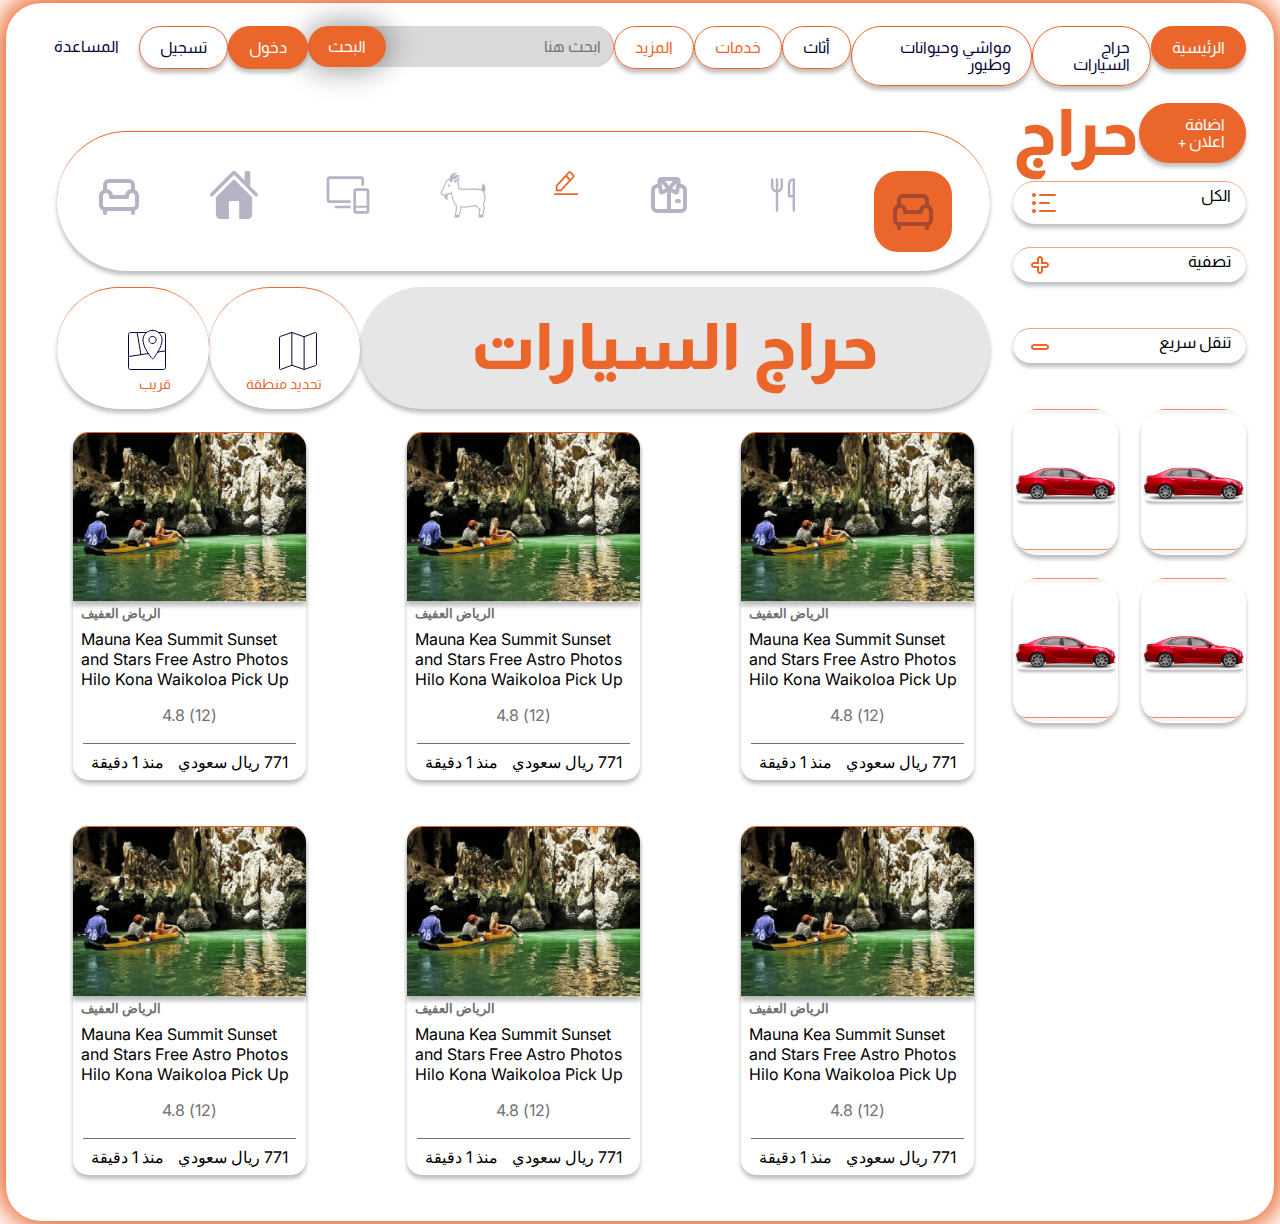
<file: index.html>
<!DOCTYPE html>
<html lang="ar" dir="rtl">
<head>
    <meta charset="UTF-8">
    <meta name="viewport" content="width=device-width, initial-scale=1.0">
    <title>حراج::الصفحة الرئيسية</title>

    <!-- CSS -->
    <link rel="stylesheet" href="css/style.css">

    <!-- Font Awesome -->
    <link rel="stylesheet" href="https://cdnjs.cloudflare.com/ajax/libs/font-awesome/5.15.1/css/all.min.css">

    <!-- Google Fonts -->
    <link
      rel="stylesheet"
      href="https://fonts.googleapis.com/css2?family=Almarai:wght@400;700&display=swap"
    />
    <link
      rel="stylesheet"
      href="https://fonts.googleapis.com/css2?family=Inter:wght@400;500&display=swap"
    />
</head>
<body>
    <div class="main-frame">

    <nav>
        
        <div class="menu">
            <ul>
                <li><a href="#">
                    <div class="main-page menu-wrapper">
                       <span>الرئيسية</span>   
                    </div>
                </a></li>

                <li><a href="#">
                    <div class="car-haraj menu-wrapper">
                        <span>حراج السيارات</span>
                    </div>
                </a></li>

                <li><a href="#">
                    <div class="car-haraj menu-wrapper">
                        <span>مواشي وحيوانات وطيور</span>
                    </div>
                </a></li>

                <li><a href="#">
                    <div class="furntatire menu-wrapper">
                        <span>أثاث</span>
                    </div>
                </a></li>

                <li><a href="#">
                    <div class="services menu-wrapper">
                        <span>خدمات</span>
                    </div>
                </a></li>

                <li><a href="#">
                    <div class="more menu-wrapper">
                        <span>المزيد</span>
                    </div>
                </a></li>

                
                <!-- search -->
                <li>
                    <div class="search-wrapper">
                        <input type="text" placeholder="ابحث هنا">
                       <button>
                            <a href="#">البحث</a>
                       </button>
                    </div>
                </li>
                <!-- user -->
                <li>
                    <div class="user menu-wrapper login-btn">
                       
                        <a href="#">دخول</a>
                    </div>
                </li>

                <!-- Register -->
                <li>
                    <div class="register menu-wrapper">
                        <a href="#">تسجيل</a>
                    </div>

                </li>

                <!-- help -->
                <li>
                    <div class="help help-wrapper">
                        <a href="#">المساعدة</a>
                        </div>
                </li>
        </ul>
        </div>
    </nav>

    <!-- main-content -->
    <div class="content-wrapper">
        <!-- right-menu -->
    <div class="right-menu">
        <div class="right-menu-logo-wrapper">
            <div class="add-advertisement menu-wrapper main-page">
                <div class="add-advertisement-wrapper ">
                    <a href="#">
                    <span class="span">اضافة اعلان </span>
                    <span class="span1">+</span>
                </a>
                </div>
            </div>
            
            <div class="main-text-logo">
                <div class="main-text-logo-wrapper">
                    <span class="span">حراج</span>
                </div>
                </div>
        </div>


        <div class="right-menu-content">
            <div class="rectangle-group">
                <div class="link-all">الكل</div>
                <img class="quilllist-icon" alt="" src="./images/quilllist.svg" />      
              </div>

              <div class="rectangle-group">
                <div class="link-filter">تصفية</div>
                <img class="typcnplus-outline-icon" alt="" src="./images/typcnplusoutline.svg"/>
              </div>

              <div class="rectangle-group-scroll">
                <div class="title-row">
                    <div class="link-scroll">تنقل سريع</div>
                    <img class="typcnplus-outline-icon" alt="" src="./images/typcnminusoutline.svg"/>

                </div>
              
            
                <div class="speed-scroll-images">
                    <img
                     class="image-car"
                      loading="lazy"
                      alt=""
                      src="./images/rectangle-572@2x.png"
                    />
    
                    <img
                    class="image-car"
                      loading="lazy"
                      alt=""
                      src="./images/rectangle-572@2x.png"
                    />

                    <img
                    class="image-car"
                      loading="lazy"
                      alt=""
                      src="./images/rectangle-572@2x.png"
                    />

                    <img
                    class="image-car"
                      loading="lazy"
                      alt=""
                      src="./images/rectangle-572@2x.png"
                    />
                    
                  </div>
              </div>
    </div>
    </div>

        <!-- left-content -->

    <div class="left-content">
        
        <div class="rectangle-parent">
            <div class="zero-row">
            <div class="fluentcouch-12-regular-wrapper">
              <img
                class="fluentcouch-12-regular-icon"
                loading="lazy"
                alt=""
                src="./images/fluentcouch12regular.svg"
              />
            </div>
            <div class="fluentfood-20-regular-wrapper">
              <img
                class="fluentfood-20-regular-icon"
                loading="lazy"
                alt=""
                src="./images/fluentfood20regular.svg"
              />
            </div>
            <div class="mingcuteshirt-line-wrapper">
              <img
                class="mingcuteshirt-line-icon"
                loading="lazy"
                alt=""
                src="./images/mingcuteshirtline.svg"
              />
            </div>
            <div class="vector-wrapper">
              <img
                class="vector-icon"
                loading="lazy"
                alt=""
                src="./images/vector.svg"
              />
            </div>
            <div class="emojione-monotonegoat-wrapper">
              <img
                class="emojione-monotonegoat-icon"
                loading="lazy"
                alt=""
                src="./images/emojionemonotonegoat.svg"
              />
            </div>
            <div class="claritydevices-line-wrapper">
              <img
                class="claritydevices-line-icon"
                loading="lazy"
                alt=""
                src="./images/claritydevicesline.svg"
              />
            </div>
            <div class="vector-container">
              <img class="vector-icon1" alt="" src="./images/vector-1.svg" />
            </div>

            <div class="fluentcouch-sofa-regular-wrapper">
                <img
                  class="fluentcouch-12-regular-icon"
                  loading="lazy"
                  alt=""
                  src="./images/fluentcouch12regular.svg"
                />
              </div>
            
          </div>
        </div>


        
        <div class="first-row">
            <div class="first-row-wrapper">
                <div class="first-row-wrapper-text">
                    <span>حراج السيارات</span>
                </div>
                <div class="rectangle-parent">
                         <img
                          class="arcticonsopenmaps"
                          alt=""
                          src="./images/map.svg"
                        />
  
                    <div class="link-sign3">تحديد منطقة</div>
                  </div>

                  <div class="rectangle-parent">
                    <img
                     class="arcticonsopenmaps"
                     alt=""
                     src="./images/near.svg"
                   />

               <div class="link-sign3">قريب</div>
             </div>
             
            </div>
        </div>

        <div class="second-row">
            <div class="three-columns-cards">
       
                <!-- Card 1 -->
                  <div class="card-wrapper">
                    <div class="card-image">
                        <img src="./images/image-3@2x.png" alt="">

                    </div>

                    <div class="card-content">
                        <div class="card-content-wrapper">
                            <div class="card-content-location">
                                <h5>الرياض العفيف</h5>
                            </div>

                            <div class="card-content-text">
                                <p> Mauna Kea Summit Sunset and Stars Free Astro Photos Hilo Kona Waikoloa Pick Up
                                </p>
                            </div>

                            <div class="card-content-rating">
                                <span class="rate-text">
                                    (12)
                                </span>
                                <span class="rate">
                                    4.8
                                </span>
                                
                            </div>

                            <div class="card-content-price-time">
                                <span class="price">
                                    771 ريال سعودي
                                </span>
                                <span class="time">
                                    منذ 1 دقيقة
                                </span>
                            </div>
                        </div>
                        </div>


        </div>

          <!-- Card 2 -->
          <div class="card-wrapper">
            <div class="card-image">
                <img src="./images/image-3@2x.png" alt="">

            </div>

            <div class="card-content">
                <div class="card-content-wrapper">
                    <div class="card-content-location">
                        <h5>الرياض العفيف</h5>
                    </div>

                    <div class="card-content-text">
                        <p> Mauna Kea Summit Sunset and Stars Free Astro Photos Hilo Kona Waikoloa Pick Up
                        </p>
                    </div>

                    <div class="card-content-rating">
                        <span class="rate-text">
                            (12)
                        </span>
                        <span class="rate">
                            4.8
                        </span>
                        
                    </div>

                    <div class="card-content-price-time">
                        <span class="price">
                            771 ريال سعودي
                        </span>
                        <span class="time">
                            منذ 1 دقيقة
                        </span>
                    </div>
                </div>
                </div>


        </div>

  <!-- Card 3 -->
  <div class="card-wrapper">
    <div class="card-image">
        <img src="./images/image-3@2x.png" alt="">

    </div>

    <div class="card-content">
        <div class="card-content-wrapper">
            <div class="card-content-location">
                <h5>الرياض العفيف</h5>
            </div>

            <div class="card-content-text">
                <p> Mauna Kea Summit Sunset and Stars Free Astro Photos Hilo Kona Waikoloa Pick Up
                </p>
            </div>

            <div class="card-content-rating">
                <span class="rate-text">
                    (12)
                </span>
                <span class="rate">
                    4.8
                </span>
                
            </div>

            <div class="card-content-price-time">
                <span class="price">
                    771 ريال سعودي
                </span>
                <span class="time">
                    منذ 1 دقيقة
                </span>
            </div>
        </div>
        </div>


</div>

  <!-- Card 4 -->
  <div class="card-wrapper">
    <div class="card-image">
        <img src="./images/image-3@2x.png" alt="">

    </div>

    <div class="card-content">
        <div class="card-content-wrapper">
            <div class="card-content-location">
                <h5>الرياض العفيف</h5>
            </div>

            <div class="card-content-text">
                <p> Mauna Kea Summit Sunset and Stars Free Astro Photos Hilo Kona Waikoloa Pick Up
                </p>
            </div>

            <div class="card-content-rating">
                <span class="rate-text">
                    (12)
                </span>
                <span class="rate">
                    4.8
                </span>
                
            </div>

            <div class="card-content-price-time">
                <span class="price">
                    771 ريال سعودي
                </span>
                <span class="time">
                    منذ 1 دقيقة
                </span>
            </div>
        </div>
        </div>


</div>

  <!-- Card 5 -->
  <div class="card-wrapper">
    <div class="card-image">
        <img src="./images/image-3@2x.png" alt="">

    </div>

    <div class="card-content">
        <div class="card-content-wrapper">
            <div class="card-content-location">
                <h5>الرياض العفيف</h5>
            </div>

            <div class="card-content-text">
                <p> Mauna Kea Summit Sunset and Stars Free Astro Photos Hilo Kona Waikoloa Pick Up
                </p>
            </div>

            <div class="card-content-rating">
                <span class="rate-text">
                    (12)
                </span>
                <span class="rate">
                    4.8
                </span>
                
            </div>

            <div class="card-content-price-time">
                <span class="price">
                    771 ريال سعودي
                </span>
                <span class="time">
                    منذ 1 دقيقة
                </span>
            </div>
        </div>
        </div>


</div>

  <!-- Card 6-->
  <div class="card-wrapper">
    <div class="card-image">
        <img src="./images/image-3@2x.png" alt="">

    </div>

    <div class="card-content">
        <div class="card-content-wrapper">
            <div class="card-content-location">
                <h5>الرياض العفيف</h5>
            </div>

            <div class="card-content-text">
                <p> Mauna Kea Summit Sunset and Stars Free Astro Photos Hilo Kona Waikoloa Pick Up
                </p>
            </div>

            <div class="card-content-rating">
                <span class="rate-text">
                    (12)
                </span>
                <span class="rate">
                    4.8
                </span>
                
            </div>

            <div class="card-content-price-time">
                <span class="price">
                    771 ريال سعودي
                </span>
                <span class="time">
                    منذ 1 دقيقة
                </span>
            </div>
        </div>
        </div>


</div>
    </div>


    </div>
</div>
</body>
</html>
</file>
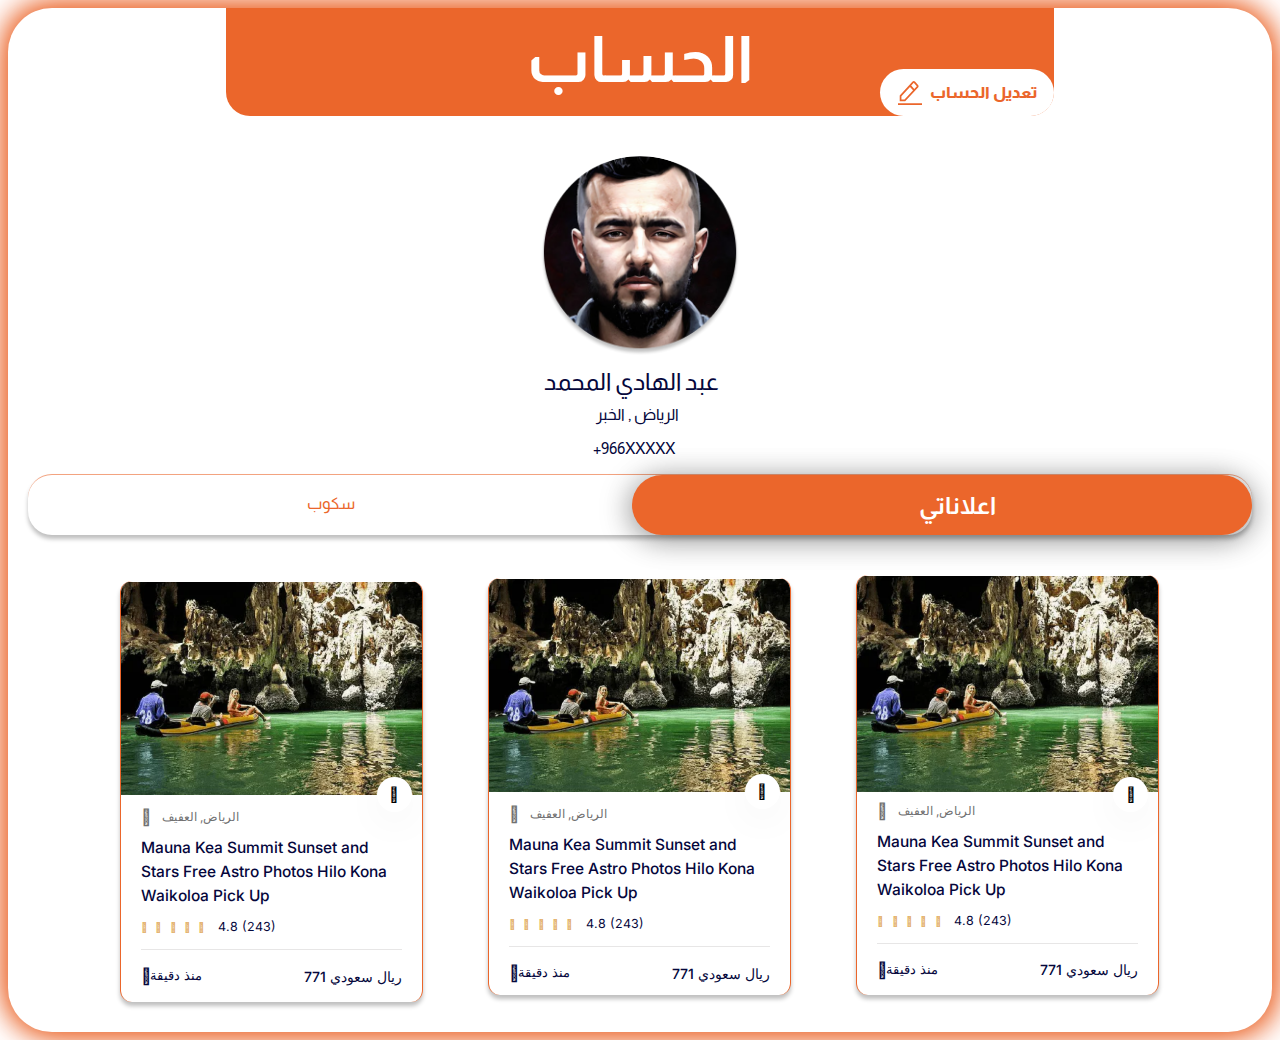
<file: add.html>
<!DOCTYPE html>
<html>
  <head>
    <meta charset="utf-8" />
    <meta name="viewport" content="initial-scale=1, width=device-width" />

    <link rel="stylesheet" href="./css/component.css" />
    <link
      rel="stylesheet"
      href="https://fonts.googleapis.com/css2?family=Almarai:wght@400;700;800&display=swap"
    />
    <link
      rel="stylesheet"
      href="https://fonts.googleapis.com/css2?family=Inter:wght@400;500&display=swap"
    />
  </head>
  <body>
    <div class="div30">
      <section class="frame-section">
        <div class="parent">
          <h1 class="h1">الحساب</h1>
          <div class="frame-wrapper">
            <button class="vector-parent">
              <img
                class="frame-child"
                alt=""
                src="./images/rectangle-597.svg"
              />

              <div class="vector-wrapper">
                <img class="vector-icon2" alt="" src="./images/vector.svg" />
              </div>
              <div class="div31">تعديل الحساب</div>
            </button>
          </div>
        </div>
      </section>
      <section class="frame-parent">
        <div class="ellipse-wrapper">
          <img
            class="frame-item"
            loading="lazy"
            alt=""
            src="./images/ellipse-4@2x.png"
          />
        </div>
        <div class="wrapper">
          <h1 class="h11">عبد الهادي المحمد</h1>
        </div>
        <div class="container">
          <h2 class="h2">الرياض , الخبر</h2>
        </div>
        <div class="xxxxx-wrapper">
          <div class="xxxxx">+966XXXXX</div>
        </div>
        <div class="rectangle-parent">
          <div class="frame-inner"></div>
          <div class="frame">
            <h2 class="h21">سكوب</h2>
          </div>
          <button class="divdesktopnav-item8">
            <b class="link-contact4">اعلاناتي</b>
          </button>
        </div>
      </section>
      <section class="inner1">
        <div class="frame-group">
          <div class="frame-container">
            <div class="frame-div">
              <div class="group">
                <h1 class="h12">نشر الاعلان</h1>
                <div class="link9">
                  <div class="image-parent">
                    <img
                      class="image-icon6"
                      loading="lazy"
                      alt=""
                      src="./images/image@2x.png"
                    />

                    <div class="button5">
                      <div class="symbol49"></div>
                    </div>
                  </div>
                  <div class="link-inner">
                    <div class="frame-parent1">
                      <div class="frame-parent2">
                        <div class="symbol-wrapper">
                          <h2 class="symbol50"></h2>
                        </div>
                        <div class="div32">الرياض, العفيف</div>
                      </div>
                      <div class="heading-3-mauna-kea-summit-s-parent">
                        <div class="heading-3-container12">
                          <p class="mauna-kea-summit6">
                            Mauna Kea Summit Sunset and
                          </p>
                          <p class="stars-free-astro6">
                            Stars Free Astro Photos Hilo Kona
                          </p>
                          <p class="waikoloa-pick-up6">Waikoloa Pick Up</p>
                        </div>
                        <div class="frame-parent3">
                          <div class="frame-wrapper1">
                            <div class="symbol-parent">
                              <div class="symbol51"></div>
                              <div class="symbol52"></div>
                              <div class="symbol53"></div>
                              <div class="symbol54"></div>
                              <div class="symbol55"></div>
                            </div>
                          </div>
                          <div class="div33">4.8 (243)</div>
                        </div>
                        <div class="divd-flex10">
                          <div class="divd-flex-inner">
                            <div class="symbol-group">
                              <h2 class="symbol56"></h2>
                              <div class="div34">منذ دقيقة</div>
                            </div>
                          </div>
                          <div class="div35">771 ريال سعودي</div>
                        </div>
                      </div>
                    </div>
                  </div>
                </div>
              </div>
              <div class="link-wrapper">
                <div class="link10">
                  <div class="image-group">
                    <img
                      class="image-icon7"
                      alt=""
                      src="./images/image@2x.png"
                    />

                    <div class="button6">
                      <h3 class="symbol57"></h3>
                    </div>
                  </div>
                  <div class="link-child">
                    <div class="frame-parent4">
                      <div class="frame-parent5">
                        <div class="frame-parent6">
                          <div class="symbol-container">
                            <h2 class="symbol58"></h2>
                          </div>
                          <div class="div36">الرياض, العفيف</div>
                        </div>
                        <div class="heading-3-mauna-kea-summit-s-group">
                          <div class="heading-3-container13">
                            <span>
                              <p class="mauna-kea-summit7">
                                Mauna Kea Summit Sunset and
                              </p>
                              <p class="stars-free-astro7">
                                Stars Free Astro Photos Hilo Kona
                              </p>
                              <p class="waikoloa-pick-up7">Waikoloa Pick Up</p>
                            </span>
                          </div>
                          <div class="frame-parent7">
                            <div class="frame-wrapper2">
                              <div class="symbol-parent1">
                                <div class="symbol59"></div>
                                <div class="symbol60"></div>
                                <div class="symbol61"></div>
                                <div class="symbol62"></div>
                                <div class="symbol63"></div>
                              </div>
                            </div>
                            <div class="div37">4.8 (243)</div>
                          </div>
                        </div>
                      </div>
                      <div class="divd-flex11">
                        <div class="divd-flex-child">
                          <div class="symbol-parent2">
                            <h2 class="symbol64"></h2>
                            <div class="div38">منذ دقيقة</div>
                          </div>
                        </div>
                        <div class="div39">771 ريال سعودي</div>
                      </div>
                    </div>
                  </div>
                </div>
              </div>
            </div>
          </div>
          <div class="frame-wrapper3">
            <div class="link-parent">
              <div class="link11">
                <div class="image-container">
                  <img
                    class="image-icon8"
                    loading="lazy"
                    alt=""
                    src="./images/image@2x.png"
                  />

                  <div class="button7">
                    <h3 class="symbol65"></h3>
                  </div>
                </div>
                <div class="link-inner1">
                  <div class="frame-parent8">
                    <div class="frame-parent9">
                      <div class="symbol-frame">
                        <h2 class="symbol66"></h2>
                      </div>
                      <div class="div40">الرياض, العفيف</div>
                    </div>
                    <div class="heading-3-mauna-kea-summit-s-container">
                      <div class="heading-3-container14">
                        <p class="mauna-kea-summit8">
                          Mauna Kea Summit Sunset and
                        </p>
                        <p class="stars-free-astro8">
                          Stars Free Astro Photos Hilo Kona
                        </p>
                        <p class="waikoloa-pick-up8">Waikoloa Pick Up</p>
                      </div>
                      <div class="frame-parent10">
                        <div class="frame-parent11">
                          <div class="frame-wrapper4">
                            <div class="symbol-parent3">
                              <div class="symbol67"></div>
                              <div class="symbol68"></div>
                              <div class="symbol69"></div>
                              <div class="symbol70"></div>
                              <div class="symbol71"></div>
                            </div>
                          </div>
                          <div class="div41">4.8 (243)</div>
                        </div>
                        <div class="divd-flex12">
                          <div class="divd-flex-inner1">
                            <div class="symbol-parent4">
                              <h2 class="symbol72"></h2>
                              <div class="div42">منذ دقيقة</div>
                            </div>
                          </div>
                          <div class="div43">771 ريال سعودي</div>
                        </div>
                      </div>
                    </div>
                  </div>
                </div>
              </div>
              <div class="link-container">
                <div class="link12">
                  <div class="image-parent1">
                    <img
                      class="image-icon9"
                      alt=""
                      src="./images/image@2x.png"
                    />

                    <div class="button8">
                      <h3 class="symbol73"></h3>
                    </div>
                  </div>
                  <div class="link-inner2">
                    <div class="frame-parent12">
                      <div class="frame-parent13">
                        <div class="symbol-wrapper1">
                          <h2 class="symbol74"></h2>
                        </div>
                        <div class="div44">الرياض, العفيف</div>
                      </div>
                      <div class="heading-3-mauna-kea-summit-s-wrapper">
                        <div class="heading-3-container15">
                          <span>
                            <p class="mauna-kea-summit9">
                              Mauna Kea Summit Sunset and
                            </p>
                            <p class="stars-free-astro9">
                              Stars Free Astro Photos Hilo Kona
                            </p>
                            <p class="waikoloa-pick-up9">Waikoloa Pick Up</p>
                          </span>
                        </div>
                      </div>
                      <div class="frame-parent14">
                        <div class="frame-wrapper5">
                          <div class="symbol-parent5">
                            <div class="symbol75"></div>
                            <div class="symbol76"></div>
                            <div class="symbol77"></div>
                            <div class="symbol78"></div>
                            <div class="symbol79"></div>
                          </div>
                        </div>
                        <div class="div45">4.8 (243)</div>
                      </div>
                      <div class="divd-flex13">
                        <div class="divd-flex-inner2">
                          <div class="symbol-parent6">
                            <h2 class="symbol80"></h2>
                            <div class="div46">منذ دقيقة</div>
                          </div>
                        </div>
                        <div class="div47">771 ريال سعودي</div>
                      </div>
                    </div>
                  </div>
                </div>
              </div>
            </div>
          </div>
          <div class="link-group">
            <div class="link13">
              <div class="image-parent2">
                <img
                  class="image-icon10"
                  loading="lazy"
                  alt=""
                  src="./images/image-3@2x.png"
                />

                <div class="button9">
                  <div class="symbol81"></div>
                </div>
              </div>
              <div class="link-inner3">
                <div class="frame-parent15">
                  <div class="symbol-wrapper2">
                    <div class="symbol82"></div>
                  </div>
                  <div class="div48">الرياض, العفيف</div>
                </div>
              </div>
              <div class="link-inner4">
                <div class="heading-3-mauna-kea-summit-s-parent1">
                  <div class="heading-3-container16">
                    <p class="mauna-kea-summit10">
                      Mauna Kea Summit Sunset and
                    </p>
                    <p class="stars-free-astro10">
                      Stars Free Astro Photos Hilo Kona
                    </p>
                    <p class="waikoloa-pick-up10">Waikoloa Pick Up</p>
                  </div>
                  <div class="frame-parent16">
                    <div class="frame-parent17">
                      <div class="frame-wrapper6">
                        <div class="symbol-parent7">
                          <div class="symbol83"></div>
                          <div class="symbol84"></div>
                          <div class="symbol85"></div>
                          <div class="symbol86"></div>
                          <div class="symbol87"></div>
                        </div>
                      </div>
                      <div class="div49">4.8 (243)</div>
                    </div>
                    <div class="divd-flex14">
                      <div class="divd-flex-inner3">
                        <div class="symbol-parent8">
                          <div class="symbol88"></div>
                          <div class="div50">منذ دقيقة</div>
                        </div>
                      </div>
                      <div class="div51">771 ريال سعودي</div>
                    </div>
                  </div>
                </div>
              </div>
            </div>
            <div class="link14">
              <div class="image-parent3">
                <img class="image-icon11" alt="" src="./images/image@2x.png" />

                <div class="button10">
                  <h3 class="symbol89"></h3>
                </div>
              </div>
              <div class="link-inner5">
                <div class="frame-parent18">
                  <div class="frame-parent19">
                    <div class="symbol-wrapper3">
                      <h2 class="symbol90"></h2>
                    </div>
                    <div class="div52">الرياض, العفيف</div>
                  </div>
                  <div class="heading-3-mauna-kea-summit-s-frame">
                    <div class="heading-3-container17">
                      <span>
                        <p class="mauna-kea-summit11">
                          Mauna Kea Summit Sunset and
                        </p>
                        <p class="stars-free-astro11">
                          Stars Free Astro Photos Hilo Kona
                        </p>
                        <p class="waikoloa-pick-up11">Waikoloa Pick Up</p>
                      </span>
                    </div>
                  </div>
                  <div class="frame-parent20">
                    <div class="frame-wrapper7">
                      <div class="symbol-parent9">
                        <div class="symbol91"></div>
                        <div class="symbol92"></div>
                        <div class="symbol93"></div>
                        <div class="symbol94"></div>
                        <div class="symbol95"></div>
                      </div>
                    </div>
                    <div class="div53">4.8 (243)</div>
                  </div>
                  <div class="divd-flex15">
                    <div class="divd-flex-inner4">
                      <div class="symbol-parent10">
                        <h2 class="symbol96"></h2>
                        <div class="div54">منذ دقيقة</div>
                      </div>
                    </div>
                    <div class="div55">771 ريال سعودي</div>
                  </div>
                </div>
              </div>
            </div>
          </div>
        </div>
      </section>
    </div>
  </body>
</html>
</file>
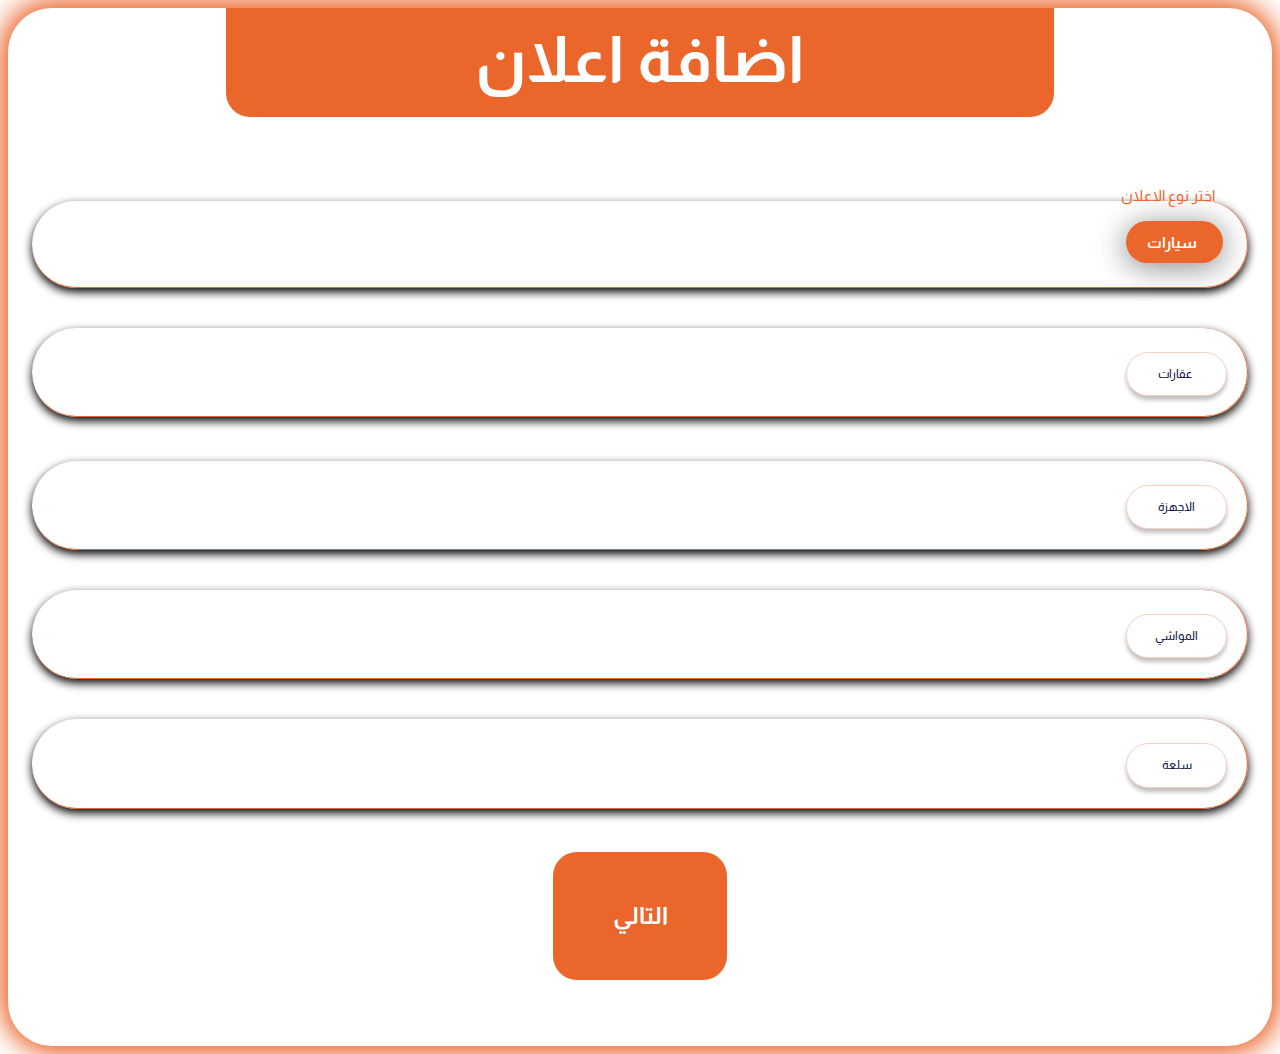
<file: addadv.html>
<!DOCTYPE html>
<html>
  <head>
    <meta charset="utf-8" />
    <meta name="viewport" content="initial-scale=1, width=device-width" />

    <link rel="stylesheet" href="./css/component1.css" />
    <link
      rel="stylesheet"
      href="https://fonts.googleapis.com/css2?family=Almarai:wght@400;700;800&display=swap"
    />
    <link
      rel="stylesheet"
      href="https://fonts.googleapis.com/css2?family=Inter:wght@400;500&display=swap"
    />
  </head>
  <body>
    <div class="div56">
      <div class="background-wrapper">
        <button class="background">
          <b class="b1">اضافة اعلان</b>
        </button>
      </div>
      <main class="frame-main">
        <section class="rectangle-group">
          <div class="frame-child1"></div>
          <div class="divheader-logo1">
            <button class="divdesktopnav-item9">
              <b class="link-contact5">سيارات</b>
            </button>
          </div>
          <div class="div57">اختر نوع الاعلان</div>
        </section>
        <section class="frame-section">
          <div class="rectangle-container">
            <div class="frame-child2"></div>
            <div class="divdesktopnav-item10">
              <div class="link-pages1">عقارات</div>
            </div>
          </div>
        </section>
        <section class="rectangle-parent1">
          <div class="frame-child3"></div>
          <button class="divdesktopnav-item11">
            <div class="link-pages2">الاجهزة</div>
          </button>
        </section>
        <section class="rectangle-parent2">
          <div class="frame-child4"></div>
          <button class="divdesktopnav-item12">
            <div class="link-pages3">المواشي</div>
          </button>
        </section>
        <section class="frame-wrapper8">
          <div class="rectangle-parent3">
            <div class="frame-child5"></div>
            <button class="divdesktopnav-item13">
              <div class="link-pages4">سلعة</div>
            </button>
          </div>
        </section>
        <div class="frame-wrapper9">
          <div class="rectangle-parent4">
            <div class="frame-child6"></div>
            <b class="b2">التالي</b>
          </div>
        </div>
      </main>
    </div>
  </body>
</html>
</file>
<file: css/style.css>
/* Variables */
:root {
  /* Fonts */
  --font-almarai: 'Almarai', sans-serif;
  --font-inter: 'Inter', sans-serif;

  /* Font sizes */
  --font-size-mini-3: 0.894rem;
  --font-size-45xl: 4rem;
  --font-size-mini-5: 0.906rem;
  --font-size-mini: 0.938rem;
  --font-size-mini-8: 0.925rem;
  --font-size-xs: 0.75rem;
  --font-size-sm: 0.875rem;
  --font-size-smi-6: 0.788rem;
  --font-size-base: 1rem;
  --font-size-smi-5: 0.781rem;
  --font-size-3xs: 0.625rem;
  --font-size-base-5: 0.969rem;

  /* Colors */
  --color-white: #fff;
  --color-chocolate-100: #eb662b;
  --color-chocolate-500: rgba(235, 102, 43, 0.3);
  --color-chocolate-600: rgba(235, 102, 43, 0.6);
  --color-gainsboro-100: #e7e6e6;
  --color-gainsboro-200: #d9d9d9;
  --color-midnightblue: #05073c;
  --color-black: #000;
  --color-sandybrown: #e2ad64;
  --color-dimgray: #717171;

  /* Border radiuses */
  --br-181xl: 200px;
  --br-5xl: 24px;
  --br-81xl: 100px;
  --br-xs: 12px;
  --br-16xl: 35px;
  --br-225xl: 244px;
  --br-mini: 15px;

  /* Paddings */
  --padding-5xl: 1.5rem;
  --padding-24xl: 2.688rem;
  --padding-9xl: 1.75rem;
  --padding-4xs: 0.563rem;
  --padding-xl: 1.25rem;
  --padding-6xs: 0.438rem;
  --padding-7xs: 0.375rem;
  --padding-mini: 0.938rem;
  --padding-base-4: 0.963rem;
  --padding-8xs-6: 0.288rem;
  --padding-12xs: 0.063rem;
  --padding-10xs: 0.188rem;
  --padding-mid-2: 1.075rem;
  --padding-3xs: 0.625rem;
  --padding-9xs: 0.25rem;
  --padding-3xs-8: 0.613rem;
  --padding-2xs: 0.688rem;
  --padding-52xl: 4.438rem;
  --padding-8xs: 0.313rem;
  --padding-20xl: 2.438rem;
  --padding-lgi: 1.188rem;
  --padding-base: 1rem;
  --padding-xs: 0.75rem;
  --padding-4xl: 1.438rem;
  --padding-3xl: 1.375rem;
  --padding-sm: 0.875rem;
  --padding-smi: 0.813rem;
  --padding-mini-6: 0.913rem;
  --padding-smi-4: 0.775rem;
  --padding-xl-4: 1.275rem;
  --padding-2xl-4: 1.338rem;
}

/* Reset */
* {
  margin: 0;
  padding: 0;
  box-sizing: border-box;
}

body {
  font-family: var(--font-almarai);
  background-color: var(--color-white);
}

/* Main Frame */
.main-frame {
  height: 100%;
  max-width: 100%;
  border-radius: var(--br-16xl);
  box-shadow: -4px -4px 30px var(--color-chocolate-100), 4px 4px 30px var(--color-chocolate-100);
  padding: var(--padding-4xl) var(--padding-9xl) 0;
  margin: var(--padding-10xs) var(--padding-7xs);
}

.main-frame .content-wrapper .right-menu,
.main-frame .content-wrapper .left-content {
  height: 100%;
}

/* Navigation */
nav ul {
  list-style: none;
  display: flex;
  flex-direction: row;
  justify-content: space-between;
  margin-bottom: var(--padding-3xl);
}

nav ul a {
  text-decoration: none;
  color: var(--color-midnightblue);
  font-size: var(--font-size-base);
  font-weight: 500;
}

nav ul a:hover {
  color: var(--color-chocolate-100);
}

/* Menu Wrappers */
.main-page {
  color: var(--color-white);
  background-color: var(--color-chocolate-100);
}

.menu-wrapper {
  border-radius: var(--br-81xl);
  border: 1px solid var(--color-chocolate-100);
  padding: var(--padding-xs) var(--padding-xl);
  box-shadow: 0 4px 4px rgba(0, 0, 0, 0.25);
}

.help-wrapper {
  padding: var(--padding-xs) var(--padding-xl);
  font-weight: bold;
}

.services span,
.more span {
  color: var(--color-chocolate-100);
}

/* Search */
.search-wrapper {
  border-radius: var(--br-81xl);
  background-color: var(--color-gainsboro-200);
  border-right: 1px solid var(--color-chocolate-600);
  display: flex;
}

.search-wrapper input {
  font-family: var(--font-almarai);
  border: none;
  border-radius: var(--br-81xl);
  background-color: var(--color-gainsboro-200);
  width: 100%;
  padding: var(--padding-xs);
  font-size: var(--font-size-base);
  font-weight: 500;
}

.search-wrapper button {
  font-family: var(--font-almarai);
  background-color: var(--color-chocolate-100);
  border: none;
  border-radius: var(--br-5xl);
  padding: var(--padding-xs) var(--padding-xl);
  box-shadow: 4px -4px 30px rgba(0, 0, 0, 0.25), -4px 4px 30px rgba(0, 0, 0, 0.25);
  cursor: pointer;
}

.search-wrapper input:focus {
  outline: none;
}

.search-wrapper button a {
  color: var(--color-white);
}

.search-wrapper button:hover {
  background-color: var(--color-chocolate-600);
}

/* Login Button */
.login-btn {
  background-color: var(--color-chocolate-100);
}

.login-btn a {
  color: var(--color-white);
  text-decoration: none;
}

.login-btn:hover {
  background-color: var(--color-chocolate-600);
}

/* Content Wrapper */
.content-wrapper {
  display: flex;
  flex-direction: row;
  justify-content: space-between;
  height: 100%;
  width: 100%;
}

/* Right Menu */
.right-menu {
  width: 20%;
  display: flex;
  flex-direction: column;
}

.right-menu-logo-wrapper {
  font-family: var(--font-almarai);
  height: 50px;
  display: flex;
  flex-direction: row;
  justify-content: space-between;
  align-items: center;
}

.right-menu-logo-wrapper a {
  text-decoration: none;
  color: var(--color-white);
  font-size: var(--font-size-base);
  font-weight: 500;
}

.main-text-logo span {
  font-family: var(--font-almarai);
  font-size: var(--font-size-45xl);
  font-weight: 900;
  margin-bottom: var(--padding-3xl);
  color: var(--color-chocolate-100);
}

/* Rectangle Group */
.rectangle-group,
.title-row {
  display: flex;
  border-radius: var(--br-5xl);
  background-color: var(--color-white);
  box-shadow: 0 4px 4px rgba(0, 0, 0, 0.25);
  border-top: 1px solid var(--color-chocolate-600);
  flex-direction: row;
  align-items: flex-start;
  justify-content: space-between;
  padding: var(--padding-8xs) var(--padding-mini);
  margin: var(--padding-4xl) 0;
}

.rectangle-group-scroll {
  display: flex;
  flex-direction: column;
}

/* Speed Scroll Images */
.speed-scroll-images {
  display: grid;
  grid-template-columns: repeat(2, 1fr);
  gap: var(--padding-4xl);
  margin: var(--padding-4xl) 0;
}

.speed-scroll-images img {
  width: 100%;
  height: 100%;
  border-radius: var(--br-5xl);
  box-shadow: 0 4px 4px rgba(0, 0, 0, 0.25);
}

/* Left Content */
.left-content {
  margin: var(--padding-4xl) var(--padding-4xl);
  width: 80%;
  display: flex;
  flex-direction: column;
  background-color: transparent; /* Change background color to transparent */
}

.left-content .zero-row{
  
  display: flex;
  flex-direction: row;
  justify-content: space-between;
  width: 100%;
  max-width: 100%;

}

.first-row-wrapper {
  display: flex;
  flex-direction: row;
  justify-content: space-between;
  width: 100%;
  max-width: 100%;
  margin-top: 1rem;
  
}
.fluentcouch-12-regular-wrapper{
  background-color: var(--color-chocolate-100);
  color:var(--color-white);
  padding: 0.93rem;
  border-radius: var(--br-5xl);
}
.fluentcouch-12-regular-icon{
  color: var(--color-white);
}
.first-row-wrapper-text {
  border-radius: var(--br-225xl);
  background-color: var(--color-gainsboro-100);
  box-shadow: 0 4px 4px rgba(0, 0, 0, 0.25);
  width: 70%;
 text-align: center;
  padding: var(--padding-5xl) var(--padding-24xl);
  font-size: var(--font-size-45xl);
  color: var(--color-chocolate-100);
  font-weight: 900;
}
.rectangle-parent{
 
  border-radius: var(--br-225xl);
  background-color: var(--color-white);
  box-shadow: 0 4px 4px rgba(0, 0, 0, 0.25);
  border-top: 1px solid var(--color-chocolate-100);
  box-sizing: border-box;
  flex-direction: column;
  padding: var(--padding-20xl) 2.375rem var(--padding-lgi);
  gap: var(--gap-4xs);
  min-width: 6.313rem;
}

.link-sign3{
  height: 0.75rem;
  position: relative;
  font-size: var(--font-size-mini-5);
  line-height: 1.758rem;
  font-family: var(--font-almarai);
  color: var(--color-chocolate-100);
  text-align: left;
  display: flex;
  align-items: center;
  flex-shrink: 0;
  min-width: 4.938rem;
  z-index: 2;
}


.three-columns-cards{
display: flex;
flex-wrap:wrap;
justify-content: space-between;
max-width: 100%;

}

.three-columns-cards .card-wrapper{
  margin: var(--padding-4xl) 1rem;
  border-radius: var(--br-mini);
  background-color: var(--color-white);
  box-shadow: 0 4px 4px rgba(0, 0, 0, 0.25);
  border-top: 1px solid var(--color-chocolate-100);
  box-sizing: border-box;
  flex-direction: column;
  padding: var(--padding-2xl) 2.375rem var(--padding-lgi);
  gap: var(--gap-4xs);
  min-width: 6.313rem;

}

.three-columns-cards > * {
  width:25%;
  padding:1rem;
}
.three-columns-cards .card-wrapper img{
  width: 100%;
  height: 100%;
  border-top-left-radius: var(--br-mini);
  border-top-right-radius: var(--br-mini);
  border-bottom-left-radius: 0;
  border-bottom-right-radius: 0;
  box-shadow: 0 4px 4px rgba(0, 0, 0, 0.25);
}
.card-content{
  font-family: var(--font-inter);
}
.card-content h5{
  text-align: left;
  padding-left: 0.5rem;
  
  color: var(--color-dimgray);
}

.card-content-text p{
  text-align: left;
  padding: 0.5rem;
  color: var(--color-black);
}
.card-content-rating{
  text-align: center;
  padding: 0.5rem;
  color: var(--color-dimgray);
}

.card-content-price-time{
  border-top: 1px solid var(--color-dimgray); 
  padding-top: 10px; 
  margin-left: 10px;
  margin-right: 10px;
  margin-top: 10px; 
  display: flex;
  justify-content: space-between;
  padding: 0.5rem;
  color: var(--color-black);
}
</file>
<file: css/component.css>
.h1 {
    margin: 0;
    flex: 1;
    position: relative;
    font-size: inherit;
    line-height: 1.758rem;
    font-weight: 700;
    font-family: inherit;
    display: inline-block;
    min-width: 10.875rem;
    max-width: 100%;
    white-space: nowrap;
  }
  .frame-child {
    height: 3rem;
    width: 10.875rem;
    position: relative;
    border-radius: 24px;
    display: none;
  }
  .vector-icon2 {
    width: 1.5rem;
    height: 1.5rem;
    position: relative;
    z-index: 2;
  }
  .vector-wrapper {
    height: 1.625rem;
    display: flex;
    flex-direction: column;
    align-items: flex-start;
    justify-content: flex-start;
    padding: 0.125rem 0 0;
    box-sizing: border-box;
  }
  .div31 {
    flex: 1;
    position: relative;
    font-size: 1rem;
    line-height: 1.758rem;
    font-weight: 800;
    font-family: Almarai;
    color: #eb662b;
    text-align: right;
    white-space: nowrap;
    z-index: 2;
  }
  .frame-wrapper,
  .vector-parent {
    display: flex;
    align-items: flex-start;
    justify-content: flex-start;
  }
  .vector-parent {
    cursor: pointer;
    border: 0;
    padding: 0.625rem 1rem 0.563rem 1.125rem;
    background-color: #fff;
    align-self: stretch;
    border-radius: 24px;
    flex-direction: row;
    gap: 0.438rem;
    z-index: 1;
  }
  .frame-wrapper {
    width: 10.875rem;
    flex-direction: column;
    padding: 1.438rem 0 0;
    box-sizing: border-box;
  }
  .frame-section,
  .parent {
    display: flex;
    flex-direction: row;
    align-items: flex-start;
    max-width: 100%;
  }
  .parent {
    width: 51.75rem;
    border-radius: 0 0 24px 24px;
    background-color: #eb662b;
    justify-content: flex-start;
    padding: 2.375rem 0 0 15.563rem;
    box-sizing: border-box;
    gap: 4.688rem;
  }
  .frame-section {
    width: 77.5rem;
    justify-content: center;
    text-align: center;
    font-size: 4rem;
    color: #fff;
    font-family: Almarai;
  }
  .frame-item {
    height: 12.5rem;
    width: 12.5rem;
    position: relative;
    border-radius: 50%;
    object-fit: cover;
  }
  .ellipse-wrapper {
    align-self: stretch;
    height: 12.5rem;
    display: flex;
    flex-direction: row;
    align-items: flex-start;
    justify-content: center;
    padding: 0 1.25rem;
    box-sizing: border-box;
  }
  .h11 {
    margin: 0;
    width: 12rem;
    position: relative;
    font-size: inherit;
    line-height: 1rem;
    font-weight: 400;
    font-family: inherit;
    display: flex;
    align-items: center;
    flex-shrink: 0;
    white-space: nowrap;
  }
  .wrapper {
    align-self: stretch;
    display: flex;
    flex-direction: row;
    align-items: flex-start;
    justify-content: center;
    padding: 0 1.25rem;
    font-size: 1.5rem;
  }
  .h2 {
    margin: 0;
    width: 5.5rem;
    position: relative;
    font-size: inherit;
    line-height: 1rem;
    font-weight: 400;
    font-family: inherit;
    display: flex;
    align-items: center;
    flex-shrink: 0;
    white-space: nowrap;
  }
  .container {
    align-self: stretch;
    display: flex;
    flex-direction: row;
    align-items: flex-start;
    justify-content: center;
    padding: 0 1.25rem;
  }
  .xxxxx {
    width: 5.5rem;
    position: relative;
    line-height: 1rem;
    display: flex;
    align-items: center;
    flex-shrink: 0;
    white-space: nowrap;
  }
  .xxxxx-wrapper {
    align-self: stretch;
    display: flex;
    flex-direction: row;
    align-items: flex-start;
    justify-content: center;
    padding: 0 1.625rem 0 1.25rem;
  }
  .frame-inner,
  .h21 {
    align-self: stretch;
    position: relative;
  }
  .frame-inner {
    width: 77.5rem;
    border-radius: 24px;
    background-color: #fff;
    box-shadow: 0 4px 4px rgba(0, 0, 0, 0.25);
    border-top: 1px solid rgba(235, 102, 43, 0.6);
    box-sizing: border-box;
    display: none;
    max-width: 100%;
  }
  .h21 {
    margin: 0;
    height: 1rem;
    font-size: inherit;
    line-height: 1.758rem;
    font-weight: 400;
    font-family: inherit;
    display: flex;
    align-items: center;
    flex-shrink: 0;
    white-space: nowrap;
    z-index: 1;
  }
  .frame {
    width: 3.063rem;
    display: flex;
    flex-direction: column;
    align-items: flex-start;
    justify-content: flex-start;
    padding: 1.313rem 0 0;
    box-sizing: border-box;
  }
  .link-contact4 {
    width: 5.438rem;
    position: relative;
    font-size: 1.5rem;
    line-height: 0.938rem;
    display: flex;
    font-family: Almarai;
    color: #fff;
    text-align: left;
    align-items: center;
    flex-shrink: 0;
    white-space: nowrap;
  }
  .divdesktopnav-item8 {
    cursor: pointer;
    border: 0;
    padding: 1.438rem 1.25rem 1.375rem 3.813rem;
    background-color: #eb662b;
    width: 38.75rem;
    border-radius: 100px;
    box-shadow: -4px 4px 30px rgba(0, 0, 0, 0.25),
      4px 4px 30px rgba(0, 0, 0, 0.25);
    flex-direction: row;
    justify-content: center;
    box-sizing: border-box;
    z-index: 1;
  }
  .divdesktopnav-item8:hover {
    background-color: #d14d12;
  }
  .divdesktopnav-item8,
  .frame-parent,
  .rectangle-parent {
    display: flex;
    align-items: flex-start;
    max-width: 100%;
  }
  .rectangle-parent {
    align-self: stretch;
    border-radius: 24px;
    background-color: #fff;
    box-shadow: 0 4px 4px rgba(0, 0, 0, 0.25);
    border-top: 1px solid rgba(235, 102, 43, 0.6);
    box-sizing: border-box;
    flex-direction: row;
    justify-content: space-between;
    padding: 0 0 0 17.438rem;
    gap: 1.25rem;
    color: #eb662b;
  }
  .frame-parent {
    width: 77.5rem;
    flex-direction: column;
    justify-content: flex-start;
    gap: 1.094rem;
    text-align: right;
    font-size: 1rem;
    color: #05073c;
    font-family: Almarai;
  }
  .h12 {
    margin: 0 !important;
    width: 7.625rem;
    position: absolute;
    bottom: 5.038rem;
    left: -4.875rem;
    font-size: inherit;
    line-height: 1.758rem;
    font-weight: 700;
    font-family: inherit;
    display: inline-block;
    white-space: nowrap;
  }
  .image-icon6,
  .symbol49 {
    flex: 1;
    position: relative;
  }
  .image-icon6 {
    height: 13.3rem;
    max-width: 100%;
    overflow: hidden;
    object-fit: cover;
  }
  .symbol49 {
    align-self: stretch;
    line-height: 0.938rem;
    display: flex;
    align-items: center;
    justify-content: center;
  }
  .button5 {
    height: 2.188rem;
    width: 2.188rem;
    margin: 0 !important;
    position: absolute;
    right: 0.625rem;
    bottom: -1.062rem;
    border-radius: 35px;
    background-color: #fff;
    box-shadow: 0 10px 40px rgba(0, 0, 0, 0.05);
    display: flex;
    flex-direction: row;
    align-items: flex-start;
    justify-content: flex-start;
    padding: 0.625rem 0.613rem 0.625rem 0.625rem;
    box-sizing: border-box;
    z-index: 1;
  }
  .image-parent,
  .symbol50 {
    align-self: stretch;
    position: relative;
    display: flex;
  }
  .image-parent {
    flex: 1;
    flex-direction: row;
    align-items: flex-start;
    justify-content: flex-start;
  }
  .symbol50 {
    margin: 0;
    height: 1rem;
    font-size: inherit;
    line-height: 1rem;
    font-weight: 400;
    font-family: inherit;
    align-items: center;
    flex-shrink: 0;
  }
  .symbol-wrapper {
    width: 1.013rem;
    display: flex;
    flex-direction: column;
    align-items: flex-start;
    justify-content: flex-start;
    padding: 0.25rem 0 0;
    box-sizing: border-box;
  }
  .div32 {
    position: relative;
    font-size: 0.75rem;
    line-height: 1.524rem;
    white-space: nowrap;
  }
  .frame-parent2 {
    display: flex;
    flex-direction: row;
    align-items: flex-start;
    justify-content: flex-start;
    gap: 0.3rem;
  }
  .mauna-kea-summit6,
  .stars-free-astro6,
  .waikoloa-pick-up6 {
    margin: 0;
  }
  .heading-3-container12 {
    position: relative;
    line-height: 1.5rem;
    font-weight: 500;
  }
  .symbol51,
  .symbol52,
  .symbol53,
  .symbol54,
  .symbol55 {
    align-self: stretch;
    flex: 1;
    position: relative;
    line-height: 0.625rem;
    display: flex;
    align-items: center;
  }
  .frame-wrapper1,
  .symbol-parent {
    flex: 1;
    display: flex;
    align-items: flex-start;
  }
  .symbol-parent {
    align-self: stretch;
    flex-direction: row;
    justify-content: flex-start;
    gap: 0.3rem;
    flex-shrink: 0;
    debug_commit: f6aba90;
  }
  .frame-wrapper1 {
    height: 0.813rem;
    flex-direction: column;
    justify-content: flex-end;
    padding: 0 0 0.188rem;
    box-sizing: border-box;
  }
  .div33 {
    position: relative;
    font-size: 0.781rem;
    line-height: 1.063rem;
    color: #05073c;
    flex-shrink: 0;
    debug_commit: f6aba90;
  }
  .frame-parent3 {
    width: 8.413rem;
    display: flex;
    flex-direction: row;
    align-items: flex-end;
    justify-content: flex-start;
    padding: 0 0 0.275rem;
    box-sizing: border-box;
    gap: 0.613rem;
    font-size: 0.625rem;
    color: #e2ad64;
  }
  .symbol56 {
    margin: 0;
    height: 1rem;
    width: 1.013rem;
    position: relative;
    font-size: inherit;
    line-height: 1rem;
    font-weight: 400;
    font-family: inherit;
    display: flex;
    align-items: center;
    flex-shrink: 0;
  }
  .div34 {
    flex: 1;
    position: relative;
    font-size: 0.788rem;
    line-height: 1.063rem;
    text-align: right;
    white-space: nowrap;
    z-index: 1;
    margin-left: -0.512rem;
  }
  .divd-flex-inner,
  .symbol-group {
    display: flex;
    justify-content: flex-start;
  }
  .symbol-group {
    align-self: stretch;
    flex: 1;
    flex-direction: row;
    align-items: flex-end;
  }
  .divd-flex-inner {
    height: 1.163rem;
    width: 3.813rem;
    flex-direction: column;
    align-items: flex-start;
    padding: 0.063rem 0 0;
    box-sizing: border-box;
  }
  .div35 {
    position: relative;
    font-size: 0.875rem;
    line-height: 1.313rem;
    font-weight: 500;
    text-align: right;
    white-space: nowrap;
  }
  .divd-flex10 {
    align-self: stretch;
    border-top: 1px solid #e7e6e6;
    display: flex;
    flex-direction: row;
    align-items: flex-start;
    justify-content: space-between;
    padding: 0.963rem 0 0.288rem;
    gap: 1.25rem;
    font-size: 1rem;
  }
  .frame-parent1,
  .heading-3-mauna-kea-summit-s-parent {
    display: flex;
    flex-direction: column;
    align-items: flex-start;
    justify-content: flex-start;
  }
  .heading-3-mauna-kea-summit-s-parent {
    align-self: stretch;
    gap: 0.625rem;
    font-size: 0.969rem;
    color: #05073c;
  }
  .frame-parent1 {
    flex: 1;
    gap: 0.388rem;
  }
  .link-inner {
    flex-direction: row;
    padding: 0 1.25rem;
    text-align: left;
    font-size: 1rem;
    color: #717171;
  }
  .group,
  .link-inner,
  .link9 {
    align-self: stretch;
    display: flex;
    align-items: flex-start;
    justify-content: flex-start;
  }
  .link9 {
    flex: 1;
    border-radius: 12px;
    background-color: #fff;
    box-shadow: 0 4px 4px rgba(0, 0, 0, 0.25);
    border-right: 1px solid #eb662b;
    border-left: 1px solid #eb662b;
    overflow: hidden;
    flex-direction: column;
    padding: 0.063rem 0 0.688rem;
    gap: 0.638rem;
    z-index: 1;
    text-align: center;
    font-size: 0.938rem;
    color: #000;
    font-family: Inter;
  }
  .group {
    flex-direction: row;
  }
  .group,
  .image-icon7,
  .symbol57 {
    flex: 1;
    position: relative;
  }
  .image-icon7 {
    height: 13.3rem;
    max-width: 100%;
    overflow: hidden;
    object-fit: cover;
  }
  .symbol57 {
    margin: 0;
    align-self: stretch;
    font-size: inherit;
    line-height: 0.938rem;
    font-weight: 400;
    font-family: inherit;
    display: flex;
    align-items: center;
    justify-content: center;
  }
  .button6 {
    height: 2.188rem;
    width: 2.188rem;
    margin: 0 !important;
    position: absolute;
    right: 0.625rem;
    bottom: -1.062rem;
    border-radius: 35px;
    background-color: #fff;
    box-shadow: 0 10px 40px rgba(0, 0, 0, 0.05);
    display: flex;
    flex-direction: row;
    align-items: flex-start;
    justify-content: flex-start;
    padding: 0.625rem 0.613rem 0.625rem 0.625rem;
    box-sizing: border-box;
    z-index: 1;
  }
  .image-group,
  .symbol58 {
    align-self: stretch;
    position: relative;
    display: flex;
  }
  .image-group {
    flex: 1;
    flex-direction: row;
    align-items: flex-start;
    justify-content: flex-start;
  }
  .symbol58 {
    margin: 0;
    height: 1rem;
    font-size: inherit;
    line-height: 1rem;
    font-weight: 400;
    font-family: inherit;
    align-items: center;
    flex-shrink: 0;
  }
  .symbol-container {
    width: 1.013rem;
    display: flex;
    flex-direction: column;
    align-items: flex-start;
    justify-content: flex-start;
    padding: 0.25rem 0 0;
    box-sizing: border-box;
  }
  .div36 {
    align-self: stretch;
    flex: 1;
    position: relative;
    font-size: 0.75rem;
    line-height: 1.524rem;
    display: flex;
    align-items: center;
  }
  .frame-parent6 {
    width: 6.125rem;
    height: 1.5rem;
    display: flex;
    flex-direction: row;
    align-items: flex-start;
    justify-content: flex-start;
    gap: 0.3rem;
  }
  .mauna-kea-summit7,
  .stars-free-astro7,
  .waikoloa-pick-up7 {
    margin: 0;
  }
  .heading-3-container13,
  .symbol59,
  .symbol60,
  .symbol61,
  .symbol62,
  .symbol63 {
    align-self: stretch;
    flex: 1;
    position: relative;
    display: flex;
    align-items: center;
  }
  .heading-3-container13 {
    line-height: 1.5rem;
    font-weight: 500;
  }
  .symbol59,
  .symbol60,
  .symbol61,
  .symbol62,
  .symbol63 {
    line-height: 0.625rem;
  }
  .frame-wrapper2,
  .symbol-parent1 {
    flex: 1;
    display: flex;
    align-items: flex-start;
  }
  .symbol-parent1 {
    align-self: stretch;
    flex-direction: row;
    justify-content: flex-start;
    gap: 0.3rem;
    flex-shrink: 0;
    debug_commit: f6aba90;
  }
  .frame-wrapper2 {
    height: 0.813rem;
    flex-direction: column;
    justify-content: flex-end;
    padding: 0 0 0.188rem;
    box-sizing: border-box;
  }
  .div37 {
    align-self: stretch;
    width: 3.413rem;
    position: relative;
    font-size: 0.781rem;
    line-height: 1.524rem;
    color: #05073c;
    display: flex;
    align-items: center;
    flex-shrink: 0;
    debug_commit: f6aba90;
  }
  .frame-parent7 {
    width: 8.413rem;
    height: 1.063rem;
    display: flex;
    flex-direction: row;
    align-items: flex-end;
    justify-content: flex-start;
    gap: 0.613rem;
    font-size: 0.625rem;
    color: #e2ad64;
  }
  .frame-parent5,
  .heading-3-mauna-kea-summit-s-group {
    flex: 1;
    display: flex;
    flex-direction: column;
    align-items: flex-start;
    justify-content: flex-start;
  }
  .heading-3-mauna-kea-summit-s-group {
    align-self: stretch;
    gap: 0.625rem;
    font-size: 0.969rem;
    color: #05073c;
  }
  .frame-parent5 {
    width: 15.688rem;
    gap: 0.388rem;
  }
  .div38,
  .symbol64 {
    position: relative;
    display: flex;
    align-items: center;
  }
  .symbol64 {
    margin: 0;
    height: 1rem;
    width: 1.013rem;
    font-size: inherit;
    line-height: 1rem;
    font-weight: 400;
    font-family: inherit;
    flex-shrink: 0;
  }
  .div38 {
    height: 1.063rem;
    flex: 1;
    font-size: 0.788rem;
    line-height: 1.524rem;
    text-align: right;
    z-index: 1;
    margin-left: -0.512rem;
  }
  .divd-flex-child,
  .symbol-parent2 {
    display: flex;
    justify-content: flex-start;
  }
  .symbol-parent2 {
    align-self: stretch;
    flex: 1;
    flex-direction: row;
    align-items: flex-end;
  }
  .divd-flex-child {
    height: 1.163rem;
    width: 3.813rem;
    flex-direction: column;
    align-items: flex-start;
    padding: 0.063rem 0 0;
    box-sizing: border-box;
  }
  .div39 {
    align-self: stretch;
    width: 6.5rem;
    position: relative;
    font-size: 0.875rem;
    line-height: 1.875rem;
    font-weight: 500;
    text-align: right;
    display: flex;
    align-items: center;
    flex-shrink: 0;
  }
  .divd-flex11,
  .frame-parent4,
  .link-child {
    align-self: stretch;
    display: flex;
    align-items: flex-start;
  }
  .divd-flex11 {
    height: 2.563rem;
    border-top: 1px solid #e7e6e6;
    box-sizing: border-box;
    flex-direction: row;
    justify-content: space-between;
    padding: 0.963rem 0 0.288rem;
    gap: 1.25rem;
    color: #05073c;
  }
  .frame-parent4,
  .link-child {
    justify-content: flex-start;
  }
  .frame-parent4 {
    flex: 1;
    flex-direction: column;
    gap: 0.9rem;
  }
  .link-child {
    height: 11.35rem;
    flex-direction: row;
    padding: 0 1.25rem;
    box-sizing: border-box;
    text-align: left;
    font-size: 1rem;
    color: #717171;
  }
  .link10 {
    align-self: stretch;
    flex: 1;
    border-radius: 12px;
    background-color: #fff;
    box-shadow: 0 4px 4px rgba(0, 0, 0, 0.25);
    border-right: 1px solid #eb662b;
    border-left: 1px solid #eb662b;
    overflow: hidden;
    flex-direction: column;
    padding: 0.063rem 0 0.688rem;
    gap: 0.638rem;
  }
  .frame-container,
  .frame-div,
  .link-wrapper,
  .link10 {
    display: flex;
    align-items: flex-start;
    justify-content: flex-start;
  }
  .link-wrapper {
    align-self: stretch;
    flex: 1;
    flex-direction: row;
    padding: 0 0 0 0.313rem;
    text-align: center;
    font-size: 0.938rem;
    color: #000;
    font-family: Inter;
  }
  .frame-container,
  .frame-div {
    flex-direction: column;
  }
  .frame-div {
    align-self: stretch;
    height: 54.538rem;
    gap: 2.463rem;
  }
  .frame-container {
    height: 28.563rem;
    flex: 1;
    padding: 0.375rem 0 0;
    box-sizing: border-box;
    font-size: 1.5rem;
    color: #fff;
    font-family: Almarai;
  }
  .image-icon8,
  .symbol65 {
    flex: 1;
    position: relative;
  }
  .image-icon8 {
    height: 13.3rem;
    max-width: 100%;
    overflow: hidden;
    object-fit: cover;
  }
  .symbol65 {
    margin: 0;
    align-self: stretch;
    font-size: inherit;
    line-height: 0.938rem;
    font-weight: 400;
    font-family: inherit;
    display: flex;
    align-items: center;
    justify-content: center;
  }
  .button7 {
    height: 2.188rem;
    width: 2.188rem;
    margin: 0 !important;
    position: absolute;
    right: 0.625rem;
    bottom: -1.062rem;
    border-radius: 35px;
    background-color: #fff;
    box-shadow: 0 10px 40px rgba(0, 0, 0, 0.05);
    display: flex;
    flex-direction: row;
    align-items: flex-start;
    justify-content: flex-start;
    padding: 0.625rem 0.613rem 0.625rem 0.625rem;
    box-sizing: border-box;
    z-index: 1;
  }
  .image-container,
  .symbol66 {
    align-self: stretch;
    position: relative;
    display: flex;
  }
  .image-container {
    flex: 1;
    flex-direction: row;
    align-items: flex-start;
    justify-content: flex-start;
  }
  .symbol66 {
    margin: 0;
    height: 1rem;
    font-size: inherit;
    line-height: 1rem;
    font-weight: 400;
    font-family: inherit;
    align-items: center;
    flex-shrink: 0;
  }
  .symbol-frame {
    width: 1.013rem;
    display: flex;
    flex-direction: column;
    align-items: flex-start;
    justify-content: flex-start;
    padding: 0.25rem 0 0;
    box-sizing: border-box;
  }
  .div40 {
    position: relative;
    font-size: 0.75rem;
    line-height: 1.524rem;
    white-space: nowrap;
  }
  .frame-parent9 {
    display: flex;
    flex-direction: row;
    align-items: flex-start;
    justify-content: flex-start;
    gap: 0.3rem;
  }
  .mauna-kea-summit8,
  .stars-free-astro8,
  .waikoloa-pick-up8 {
    margin: 0;
  }
  .heading-3-container14 {
    position: relative;
    line-height: 1.5rem;
    font-weight: 500;
  }
  .symbol67,
  .symbol68,
  .symbol69,
  .symbol70,
  .symbol71 {
    align-self: stretch;
    flex: 1;
    position: relative;
    line-height: 0.625rem;
    display: flex;
    align-items: center;
  }
  .frame-wrapper4,
  .symbol-parent3 {
    flex: 1;
    display: flex;
    align-items: flex-start;
  }
  .symbol-parent3 {
    align-self: stretch;
    flex-direction: row;
    justify-content: flex-start;
    gap: 0.3rem;
    flex-shrink: 0;
    debug_commit: f6aba90;
  }
  .frame-wrapper4 {
    height: 0.813rem;
    flex-direction: column;
    justify-content: flex-end;
    padding: 0 0 0.188rem;
    box-sizing: border-box;
  }
  .div41 {
    position: relative;
    font-size: 0.781rem;
    line-height: 1.063rem;
    color: #05073c;
    flex-shrink: 0;
    debug_commit: f6aba90;
  }
  .frame-parent11 {
    width: 8.413rem;
    display: flex;
    flex-direction: row;
    align-items: flex-end;
    justify-content: flex-start;
    gap: 0.613rem;
  }
  .symbol72 {
    margin: 0;
    height: 1rem;
    width: 1.013rem;
    position: relative;
    font-size: inherit;
    line-height: 1rem;
    font-weight: 400;
    font-family: inherit;
    display: flex;
    align-items: center;
    flex-shrink: 0;
  }
  .div42 {
    flex: 1;
    position: relative;
    font-size: 0.788rem;
    line-height: 1.063rem;
    text-align: right;
    white-space: nowrap;
    z-index: 1;
    margin-left: -0.512rem;
  }
  .divd-flex-inner1,
  .symbol-parent4 {
    display: flex;
    justify-content: flex-start;
  }
  .symbol-parent4 {
    align-self: stretch;
    flex: 1;
    flex-direction: row;
    align-items: flex-end;
  }
  .divd-flex-inner1 {
    height: 1.163rem;
    width: 3.813rem;
    flex-direction: column;
    align-items: flex-start;
    padding: 0.063rem 0 0;
    box-sizing: border-box;
  }
  .div43 {
    position: relative;
    font-size: 0.875rem;
    line-height: 1.313rem;
    font-weight: 500;
    text-align: right;
    white-space: nowrap;
  }
  .divd-flex12,
  .frame-parent10 {
    align-self: stretch;
    display: flex;
    align-items: flex-start;
  }
  .divd-flex12 {
    border-top: 1px solid #e7e6e6;
    flex-direction: row;
    justify-content: space-between;
    padding: 0.963rem 0 0.288rem;
    gap: 1.25rem;
    font-size: 1rem;
    color: #05073c;
  }
  .frame-parent10 {
    flex-direction: column;
    justify-content: flex-start;
    gap: 0.9rem;
    font-size: 0.625rem;
    color: #e2ad64;
  }
  .heading-3-mauna-kea-summit-s-container {
    align-self: stretch;
    flex-direction: column;
    gap: 0.625rem;
    font-size: 0.969rem;
    color: #05073c;
  }
  .frame-parent8,
  .heading-3-mauna-kea-summit-s-container,
  .link-inner1,
  .link11 {
    display: flex;
    align-items: flex-start;
    justify-content: flex-start;
  }
  .frame-parent8 {
    flex: 1;
    flex-direction: column;
    gap: 0.388rem;
  }
  .link-inner1,
  .link11 {
    align-self: stretch;
  }
  .link-inner1 {
    flex-direction: row;
    padding: 0 1.25rem;
    text-align: left;
    font-size: 1rem;
    color: #717171;
  }
  .link11 {
    flex: 0.9712;
    border-radius: 12px;
    background-color: #fff;
    box-shadow: 0 4px 4px rgba(0, 0, 0, 0.25);
    border-right: 1px solid #eb662b;
    border-left: 1px solid #eb662b;
    overflow: hidden;
    flex-direction: column;
    padding: 0.063rem 0 0.688rem;
    gap: 0.638rem;
  }
  .image-icon9,
  .symbol73 {
    flex: 1;
    position: relative;
  }
  .image-icon9 {
    height: 13.3rem;
    max-width: 100%;
    overflow: hidden;
    object-fit: cover;
  }
  .symbol73 {
    margin: 0;
    align-self: stretch;
    font-size: inherit;
    line-height: 0.938rem;
    font-weight: 400;
    font-family: inherit;
    display: flex;
    align-items: center;
    justify-content: center;
  }
  .button8 {
    height: 2.188rem;
    width: 2.188rem;
    margin: 0 !important;
    position: absolute;
    right: 0.625rem;
    bottom: -1.062rem;
    border-radius: 35px;
    background-color: #fff;
    box-shadow: 0 10px 40px rgba(0, 0, 0, 0.05);
    display: flex;
    flex-direction: row;
    align-items: flex-start;
    justify-content: flex-start;
    padding: 0.625rem 0.613rem 0.625rem 0.625rem;
    box-sizing: border-box;
    z-index: 1;
  }
  .image-parent1,
  .symbol74 {
    align-self: stretch;
    position: relative;
    display: flex;
  }
  .image-parent1 {
    flex: 1;
    flex-direction: row;
    align-items: flex-start;
    justify-content: flex-start;
  }
  .symbol74 {
    margin: 0;
    height: 1rem;
    font-size: inherit;
    line-height: 1rem;
    font-weight: 400;
    font-family: inherit;
    align-items: center;
    flex-shrink: 0;
  }
  .symbol-wrapper1 {
    width: 1.013rem;
    display: flex;
    flex-direction: column;
    align-items: flex-start;
    justify-content: flex-start;
    padding: 0.25rem 0 0;
    box-sizing: border-box;
  }
  .div44 {
    align-self: stretch;
    flex: 1;
    position: relative;
    font-size: 0.75rem;
    line-height: 1.524rem;
    display: flex;
    align-items: center;
  }
  .frame-parent13 {
    width: 6.125rem;
    height: 1.5rem;
    display: flex;
    flex-direction: row;
    align-items: flex-start;
    justify-content: flex-start;
    gap: 0.3rem;
    color: #717171;
  }
  .mauna-kea-summit9,
  .stars-free-astro9,
  .waikoloa-pick-up9 {
    margin: 0;
  }
  .heading-3-container15 {
    align-self: stretch;
    flex: 1;
    position: relative;
    line-height: 1.5rem;
    font-weight: 500;
    display: flex;
    align-items: center;
  }
  .heading-3-mauna-kea-summit-s-wrapper {
    width: 15.688rem;
    flex: 1;
    display: flex;
    flex-direction: row;
    align-items: flex-start;
    justify-content: flex-start;
    padding: 0 0 0.238rem;
    box-sizing: border-box;
    font-size: 0.969rem;
  }
  .symbol75,
  .symbol76,
  .symbol77,
  .symbol78,
  .symbol79 {
    align-self: stretch;
    flex: 1;
    position: relative;
    line-height: 0.625rem;
    display: flex;
    align-items: center;
  }
  .frame-wrapper5,
  .symbol-parent5 {
    flex: 1;
    display: flex;
    align-items: flex-start;
  }
  .symbol-parent5 {
    align-self: stretch;
    flex-direction: row;
    justify-content: flex-start;
    gap: 0.3rem;
    flex-shrink: 0;
    debug_commit: f6aba90;
  }
  .frame-wrapper5 {
    height: 0.813rem;
    flex-direction: column;
    justify-content: flex-end;
    padding: 0 0 0.188rem;
    box-sizing: border-box;
  }
  .div45 {
    align-self: stretch;
    width: 3.413rem;
    position: relative;
    font-size: 0.781rem;
    line-height: 1.524rem;
    color: #05073c;
    display: flex;
    align-items: center;
    flex-shrink: 0;
    debug_commit: f6aba90;
  }
  .frame-parent14 {
    width: 8.413rem;
    height: 1.575rem;
    display: flex;
    flex-direction: row;
    align-items: flex-end;
    justify-content: flex-start;
    padding: 0 0 0.513rem;
    box-sizing: border-box;
    gap: 0.613rem;
    font-size: 0.625rem;
    color: #e2ad64;
  }
  .div46,
  .symbol80 {
    position: relative;
    display: flex;
    align-items: center;
  }
  .symbol80 {
    margin: 0;
    height: 1rem;
    width: 1.013rem;
    font-size: inherit;
    line-height: 1rem;
    font-weight: 400;
    font-family: inherit;
    flex-shrink: 0;
  }
  .div46 {
    height: 1.063rem;
    flex: 1;
    font-size: 0.788rem;
    line-height: 1.524rem;
    text-align: right;
    z-index: 1;
    margin-left: -0.512rem;
  }
  .divd-flex-inner2,
  .symbol-parent6 {
    display: flex;
    justify-content: flex-start;
  }
  .symbol-parent6 {
    align-self: stretch;
    flex: 1;
    flex-direction: row;
    align-items: flex-end;
  }
  .divd-flex-inner2 {
    height: 1.163rem;
    width: 3.813rem;
    flex-direction: column;
    align-items: flex-start;
    padding: 0.063rem 0 0;
    box-sizing: border-box;
  }
  .div47 {
    align-self: stretch;
    width: 6.5rem;
    position: relative;
    font-size: 0.875rem;
    line-height: 1.875rem;
    font-weight: 500;
    text-align: right;
    display: flex;
    align-items: center;
    flex-shrink: 0;
  }
  .divd-flex13,
  .frame-parent12,
  .link-inner2 {
    align-self: stretch;
    display: flex;
    align-items: flex-start;
  }
  .divd-flex13 {
    height: 2.563rem;
    border-top: 1px solid #e7e6e6;
    box-sizing: border-box;
    flex-direction: row;
    justify-content: space-between;
    padding: 0.963rem 0 0.288rem;
    gap: 1.25rem;
  }
  .frame-parent12,
  .link-inner2 {
    justify-content: flex-start;
  }
  .frame-parent12 {
    flex: 1;
    flex-direction: column;
    gap: 0.388rem;
  }
  .link-inner2 {
    height: 11.35rem;
    flex-direction: row;
    padding: 0 1.25rem;
    box-sizing: border-box;
    text-align: left;
    font-size: 1rem;
    color: #05073c;
  }
  .link12 {
    align-self: stretch;
    flex: 1;
    border-radius: 12px;
    background-color: #fff;
    box-shadow: 0 4px 4px rgba(0, 0, 0, 0.25);
    border-right: 1px solid #eb662b;
    border-left: 1px solid #eb662b;
    overflow: hidden;
    flex-direction: column;
    padding: 0.063rem 0 0.688rem;
    gap: 0.638rem;
  }
  .frame-wrapper3,
  .link-container,
  .link-parent,
  .link12 {
    display: flex;
    align-items: flex-start;
    justify-content: flex-start;
  }
  .link-container {
    align-self: stretch;
    flex: 1;
    flex-direction: row;
    padding: 0 0 0 0.188rem;
  }
  .frame-wrapper3,
  .link-parent {
    flex-direction: column;
  }
  .link-parent {
    align-self: stretch;
    height: 54.725rem;
    gap: 2.65rem;
  }
  .frame-wrapper3 {
    height: 28.563rem;
    flex: 1;
    padding: 0.188rem 0 0;
    box-sizing: border-box;
    text-align: center;
  }
  .image-icon10 {
    height: 13.506rem;
    flex: 1;
    position: relative;
    max-width: 100%;
    overflow: hidden;
    object-fit: cover;
  }
  .symbol81 {
    align-self: stretch;
    flex: 1;
    position: relative;
    line-height: 0.938rem;
    display: flex;
    align-items: center;
    justify-content: center;
    white-space: nowrap;
    flex-shrink: 0;
  }
  .button9 {
    height: 2.188rem;
    width: 2.188rem;
    margin: 0 !important;
    position: absolute;
    right: 0.625rem;
    bottom: -1.231rem;
    border-radius: 35px;
    background-color: #fff;
    box-shadow: 0 10px 40px rgba(0, 0, 0, 0.05);
    display: flex;
    flex-direction: row;
    align-items: flex-start;
    justify-content: flex-start;
    padding: 0.625rem;
    box-sizing: border-box;
    z-index: 1;
  }
  .image-parent2,
  .symbol82 {
    align-self: stretch;
    position: relative;
    display: flex;
  }
  .image-parent2 {
    flex: 1;
    flex-direction: row;
    align-items: flex-start;
    justify-content: flex-start;
    text-align: center;
  }
  .symbol82 {
    height: 1rem;
    line-height: 1rem;
    align-items: center;
    flex-shrink: 0;
  }
  .symbol-wrapper2 {
    width: 1.013rem;
    display: flex;
    flex-direction: column;
    align-items: flex-start;
    justify-content: flex-start;
    padding: 0.25rem 0 0;
    box-sizing: border-box;
  }
  .div48 {
    position: relative;
    font-size: 0.75rem;
    line-height: 1.524rem;
    white-space: nowrap;
  }
  .frame-parent15,
  .link-inner3 {
    display: flex;
    flex-direction: row;
    align-items: flex-start;
    justify-content: flex-start;
  }
  .frame-parent15 {
    gap: 0.3rem;
  }
  .link-inner3 {
    padding: 0 1.25rem;
    font-size: 1rem;
    color: #717171;
  }
  .mauna-kea-summit10,
  .stars-free-astro10,
  .waikoloa-pick-up10 {
    margin: 0;
  }
  .heading-3-container16 {
    position: relative;
    line-height: 1.5rem;
    font-weight: 500;
  }
  .symbol83,
  .symbol84,
  .symbol85,
  .symbol86,
  .symbol87 {
    align-self: stretch;
    flex: 1;
    position: relative;
    line-height: 0.625rem;
    display: flex;
    align-items: center;
  }
  .frame-wrapper6,
  .symbol-parent7 {
    flex: 1;
    display: flex;
    align-items: flex-start;
  }
  .symbol-parent7 {
    align-self: stretch;
    flex-direction: row;
    justify-content: flex-start;
    gap: 0.3rem;
    flex-shrink: 0;
    debug_commit: f6aba90;
  }
  .frame-wrapper6 {
    height: 0.813rem;
    flex-direction: column;
    justify-content: flex-end;
    padding: 0 0 0.188rem;
    box-sizing: border-box;
  }
  .div49 {
    position: relative;
    font-size: 0.781rem;
    line-height: 1.063rem;
    color: #05073c;
    flex-shrink: 0;
    debug_commit: f6aba90;
  }
  .frame-parent17 {
    width: 8.413rem;
    display: flex;
    flex-direction: row;
    align-items: flex-end;
    justify-content: flex-start;
    gap: 0.613rem;
  }
  .symbol88 {
    height: 1rem;
    width: 1.013rem;
    position: relative;
    line-height: 1rem;
    display: flex;
    align-items: center;
    flex-shrink: 0;
  }
  .div50 {
    flex: 1;
    position: relative;
    font-size: 0.788rem;
    line-height: 1.063rem;
    text-align: right;
    white-space: nowrap;
    z-index: 1;
    margin-left: -0.512rem;
  }
  .divd-flex-inner3,
  .symbol-parent8 {
    display: flex;
    justify-content: flex-start;
  }
  .symbol-parent8 {
    align-self: stretch;
    flex: 1;
    flex-direction: row;
    align-items: flex-end;
  }
  .divd-flex-inner3 {
    height: 1.163rem;
    width: 3.813rem;
    flex-direction: column;
    align-items: flex-start;
    padding: 0.063rem 0 0;
    box-sizing: border-box;
  }
  .div51 {
    position: relative;
    font-size: 0.875rem;
    line-height: 1.313rem;
    font-weight: 500;
    text-align: right;
    white-space: nowrap;
  }
  .divd-flex14 {
    align-self: stretch;
    border-top: 1px solid #e7e6e6;
    display: flex;
    flex-direction: row;
    align-items: flex-start;
    justify-content: space-between;
    padding: 0.963rem 0 0.288rem;
    gap: 1.25rem;
    font-size: 1rem;
    color: #05073c;
  }
  .frame-parent16 {
    align-self: stretch;
    flex-direction: column;
    gap: 0.9rem;
    font-size: 0.625rem;
    color: #e2ad64;
  }
  .frame-parent16,
  .heading-3-mauna-kea-summit-s-parent1,
  .link-inner4,
  .link13 {
    display: flex;
    align-items: flex-start;
    justify-content: flex-start;
  }
  .heading-3-mauna-kea-summit-s-parent1 {
    flex: 1;
    flex-direction: column;
    gap: 0.625rem;
  }
  .link-inner4,
  .link13 {
    align-self: stretch;
  }
  .link-inner4 {
    flex-direction: row;
    padding: 0 1.25rem;
    font-size: 0.969rem;
    color: #05073c;
  }
  .link13 {
    flex: 0.9849;
    border-radius: 12px;
    background-color: #fff;
    box-shadow: 0 4px 4px rgba(0, 0, 0, 0.25);
    border-right: 1px solid #eb662b;
    border-left: 1px solid #eb662b;
    overflow: hidden;
    flex-direction: column;
    padding: 0.063rem 0 1.088rem;
    gap: 0.406rem;
  }
  .image-icon11 {
    height: 13.3rem;
    flex: 1;
    position: relative;
    max-width: 100%;
    overflow: hidden;
    object-fit: cover;
  }
  .symbol89 {
    margin: 0;
    align-self: stretch;
    flex: 1;
    position: relative;
    font-size: inherit;
    line-height: 0.938rem;
    font-weight: 400;
    font-family: inherit;
    display: flex;
    align-items: center;
    justify-content: center;
    white-space: nowrap;
    flex-shrink: 0;
  }
  .button10 {
    height: 2.188rem;
    width: 2.188rem;
    margin: 0 !important;
    position: absolute;
    right: 0.625rem;
    bottom: -1.062rem;
    border-radius: 35px;
    background-color: #fff;
    box-shadow: 0 10px 40px rgba(0, 0, 0, 0.05);
    display: flex;
    flex-direction: row;
    align-items: flex-start;
    justify-content: flex-start;
    padding: 0.625rem;
    box-sizing: border-box;
    z-index: 1;
  }
  .image-parent3,
  .symbol90 {
    align-self: stretch;
    position: relative;
    display: flex;
  }
  .image-parent3 {
    flex: 1;
    flex-direction: row;
    align-items: flex-start;
    justify-content: flex-start;
  }
  .symbol90 {
    margin: 0;
    height: 1rem;
    font-size: inherit;
    line-height: 1rem;
    font-weight: 400;
    font-family: inherit;
    align-items: center;
    flex-shrink: 0;
  }
  .symbol-wrapper3 {
    width: 1.013rem;
    display: flex;
    flex-direction: column;
    align-items: flex-start;
    justify-content: flex-start;
    padding: 0.25rem 0 0;
    box-sizing: border-box;
  }
  .div52 {
    align-self: stretch;
    flex: 1;
    position: relative;
    font-size: 0.75rem;
    line-height: 1.524rem;
    display: flex;
    align-items: center;
  }
  .frame-parent19 {
    width: 6.125rem;
    height: 1.5rem;
    display: flex;
    flex-direction: row;
    align-items: flex-start;
    justify-content: flex-start;
    gap: 0.3rem;
    color: #717171;
  }
  .mauna-kea-summit11,
  .stars-free-astro11,
  .waikoloa-pick-up11 {
    margin: 0;
  }
  .heading-3-container17 {
    align-self: stretch;
    flex: 1;
    position: relative;
    line-height: 1.5rem;
    font-weight: 500;
    display: flex;
    align-items: center;
  }
  .heading-3-mauna-kea-summit-s-frame {
    width: 15.688rem;
    flex: 1;
    display: flex;
    flex-direction: row;
    align-items: flex-start;
    justify-content: flex-start;
    padding: 0 0 0.238rem;
    box-sizing: border-box;
    font-size: 0.969rem;
  }
  .symbol91,
  .symbol92,
  .symbol93,
  .symbol94,
  .symbol95 {
    align-self: stretch;
    flex: 1;
    position: relative;
    line-height: 0.625rem;
    display: flex;
    align-items: center;
  }
  .frame-wrapper7,
  .symbol-parent9 {
    flex: 1;
    display: flex;
    align-items: flex-start;
  }
  .symbol-parent9 {
    align-self: stretch;
    flex-direction: row;
    justify-content: flex-start;
    gap: 0.3rem;
    flex-shrink: 0;
    debug_commit: f6aba90;
  }
  .frame-wrapper7 {
    height: 0.813rem;
    flex-direction: column;
    justify-content: flex-end;
    padding: 0 0 0.188rem;
    box-sizing: border-box;
  }
  .div53 {
    align-self: stretch;
    width: 3.413rem;
    position: relative;
    font-size: 0.781rem;
    line-height: 1.524rem;
    color: #05073c;
    display: flex;
    align-items: center;
    flex-shrink: 0;
    debug_commit: f6aba90;
  }
  .frame-parent20 {
    width: 8.413rem;
    height: 1.575rem;
    display: flex;
    flex-direction: row;
    align-items: flex-end;
    justify-content: flex-start;
    padding: 0 0 0.513rem;
    box-sizing: border-box;
    gap: 0.613rem;
    font-size: 0.625rem;
    color: #e2ad64;
  }
  .div54,
  .symbol96 {
    position: relative;
    display: flex;
    align-items: center;
  }
  .symbol96 {
    margin: 0;
    height: 1rem;
    width: 1.013rem;
    font-size: inherit;
    line-height: 1rem;
    font-weight: 400;
    font-family: inherit;
    flex-shrink: 0;
  }
  .div54 {
    height: 1.063rem;
    flex: 1;
    font-size: 0.788rem;
    line-height: 1.524rem;
    text-align: right;
    z-index: 1;
    margin-left: -0.512rem;
  }
  .divd-flex-inner4,
  .symbol-parent10 {
    display: flex;
    justify-content: flex-start;
  }
  .symbol-parent10 {
    align-self: stretch;
    flex: 1;
    flex-direction: row;
    align-items: flex-end;
  }
  .divd-flex-inner4 {
    height: 1.163rem;
    width: 3.813rem;
    flex-direction: column;
    align-items: flex-start;
    padding: 0.063rem 0 0;
    box-sizing: border-box;
  }
  .div55,
  .divd-flex15 {
    align-self: stretch;
    display: flex;
  }
  .div55 {
    width: 6.5rem;
    position: relative;
    font-size: 0.875rem;
    line-height: 1.875rem;
    font-weight: 500;
    text-align: right;
    align-items: center;
    flex-shrink: 0;
  }
  .divd-flex15 {
    height: 2.563rem;
    border-top: 1px solid #e7e6e6;
    box-sizing: border-box;
    flex-direction: row;
    align-items: flex-start;
    justify-content: space-between;
    padding: 0.963rem 0 0.288rem;
    gap: 1.25rem;
  }
  .frame-parent18 {
    flex: 1;
    flex-direction: column;
    align-items: flex-start;
    justify-content: flex-start;
    gap: 0.388rem;
  }
  .frame-parent18,
  .link-inner5,
  .link14 {
    align-self: stretch;
    display: flex;
  }
  .link-inner5 {
    height: 11.35rem;
    flex-direction: row;
    align-items: flex-start;
    justify-content: flex-start;
    padding: 0 1.25rem;
    box-sizing: border-box;
    text-align: left;
    font-size: 1rem;
    color: #05073c;
  }
  .link14 {
    flex: 1;
    border-radius: 12px;
    background-color: #fff;
    box-shadow: 0 4px 4px rgba(0, 0, 0, 0.25);
    border-right: 1px solid #eb662b;
    border-left: 1px solid #eb662b;
    overflow: hidden;
    flex-direction: column;
    padding: 0.063rem 0 0.688rem;
    gap: 0.638rem;
    text-align: center;
  }
  .frame-group,
  .link-group,
  .link14 {
    align-items: flex-start;
    justify-content: flex-start;
  }
  .link-group {
    height: 54.85rem;
    flex: 1;
    display: flex;
    flex-direction: column;
    gap: 2.375rem;
    text-align: left;
  }
  .frame-group {
    height: 28.563rem;
    width: 64.938rem;
    flex-direction: row;
    padding: 0;
    gap: 4.094rem;
    max-width: 100%;
  }
  .div30,
  .frame-group,
  .inner1 {
    display: flex;
    box-sizing: border-box;
  }
  .inner1 {
    width: 77.5rem;
    flex-direction: row;
    align-items: flex-start;
    justify-content: center;
    padding: 0 0.063rem 0 0;
    max-width: 100%;
    text-align: right;
    font-size: 0.938rem;
    color: #000;
    font-family: Inter;
  }
  .div30 {
    width: 100%;
    position: relative;
    border-radius: 44px;
    background-color: #fff;
    box-shadow: -4px -4px 30px #eb662b, 4px 4px 30px #eb662b;
    overflow: hidden;
    flex-direction: column;
    align-items: center;
    justify-content: flex-start;
    padding: 0 1.25rem;
    gap: 2.5rem;
    letter-spacing: normal;
  }
  @media screen and (max-width: 1200px) {
    .rectangle-parent {
      padding-left: 8.688rem;
      box-sizing: border-box;
    }
  }
  @media screen and (max-width: 1050px) {
    .h1 {
      font-size: 3.188rem;
      line-height: 1.438rem;
    }
    .parent {
      gap: 4.688rem 2.313rem;
      padding-left: 7.75rem;
      box-sizing: border-box;
    }
    .rectangle-parent {
      flex-wrap: wrap;
      justify-content: center;
      padding-left: 1.25rem;
      padding-right: 1.25rem;
      padding-bottom: 1.25rem;
      box-sizing: border-box;
    }
    .frame-group {
      gap: 4.094rem 2.063rem;
    }
  }
  @media screen and (max-width: 750px) {
    .parent {
      flex-wrap: wrap;
      padding-left: 1.25rem;
      padding-right: 1.25rem;
      padding-bottom: 1.25rem;
      box-sizing: border-box;
    }
    .frame-group {
      gap: 4.094rem 1rem;
    }
    .div30 {
      gap: 1.25rem 2.5rem;
    }
  }
  @media screen and (max-width: 450px) {
    .h1 {
      font-size: 2.375rem;
      line-height: 1.063rem;
    }
    .parent {
      gap: 4.688rem 1.188rem;
    }
    .h11,
    .h12,
    .link-contact4 {
      font-size: 1.188rem;
      line-height: 1.438rem;
    }
    .frame-div {
      gap: 1.25rem 2.463rem;
    }
    .link-parent {
      gap: 1.313rem 2.65rem;
    }
    .link-group {
      gap: 1.188rem 2.375rem;
    }
  }
</file>
<file: css/component1.css>
.b1,
.background,
.background-wrapper {
  display: flex;
  justify-content: center;
  max-width: 100%;
}
.b1 {
  width: 20.625rem;
  position: relative;
  font-size: 4rem;
  line-height: 1.813rem;
  font-family: Almarai;
  color: #fff;
  text-align: center;
  align-items: center;
}
.background,
.background-wrapper {
  flex-direction: row;
  align-items: flex-start;
}
.background {
  cursor: pointer;
  border: 0;
  padding: 2.375rem 1.25rem 2.625rem;
  background-color: #eb662b;
  width: 51.75rem;
  border-radius: 0 0 24px 24px;
  box-sizing: border-box;
}
.background:hover,
.divdesktopnav-item9:hover {
  background-color: #d14d12;
}
.background-wrapper {
  align-self: stretch;
}
.frame-child1 {
  height: 5.375rem;
  width: 87rem;
  position: relative;
  border-radius: 244px;
  box-shadow: 0 4px 10px #000;
  border-right: 1px solid #eb662b;
  border-bottom: 1px solid #eb662b;
  box-sizing: border-box;
  display: none;
  max-width: 100%;
  z-index: 0;
}
.link-contact5 {
  width: 3.188rem;
  position: relative;
  font-size: 0.938rem;
  line-height: 0.938rem;
  display: flex;
  font-family: Almarai;
  color: #fff;
  text-align: left;
  align-items: center;
  flex-shrink: 0;
}
.divdesktopnav-item9,
.divheader-logo1 {
  display: flex;
  flex-direction: row;
  align-items: flex-start;
  box-sizing: border-box;
}
.divdesktopnav-item9 {
  cursor: pointer;
  border: 0;
  padding: 0.875rem 1.294rem 0.813rem;
  background-color: #eb662b;
  width: 6.038rem;
  border-radius: 100px;
  box-shadow: -4px 4px 30px rgba(0, 0, 0, 0.25),
    4px 4px 30px rgba(0, 0, 0, 0.25);
  justify-content: flex-start;
}
.divheader-logo1 {
 
  justify-content: flex-end;
  padding: 0 0.006rem;
  max-width: 100%;
  z-index: 1;
}
.div57 {
  height: 0.688rem;
  position: absolute;
  margin: 0 !important;
  top: -0.625rem;
  right: 1.938rem;
  line-height: 1.758rem;
  display: flex;
  align-items: center;
  min-width: 5.938rem;
  z-index: 1;
}
.frame-child2,
.rectangle-group {
  position: relative;
  border-radius: 244px;
  box-shadow: 0 4px 10px #000;
  border-right: 1px solid #eb662b;
  border-bottom: 1px solid #eb662b;
  box-sizing: border-box;
  max-width: 100%;
}
.rectangle-group {
  align-self: stretch;
  display: flex;
  flex-direction: row;
  align-items: flex-start;
  justify-content: flex-end;
  padding: 1.25rem 1.5rem 1.5rem;
  text-align: left;
  font-size: 0.925rem;
  color: #eb662b;
  font-family: Almarai;
}
.frame-child2 {
  height: 5.375rem;
  width: 87rem;
  display: none;
}
.link-pages1 {
  width: 2.375rem;
  position: relative;
  line-height: 1.758rem;
  display: flex;
  align-items: center;
  flex-shrink: 0;
}
.divdesktopnav-item10,
.rectangle-container {
  display: flex;
  flex-direction: row;
  align-items: flex-start;
}
.divdesktopnav-item10 {
  width: 6.288rem;
  border-radius: 100px;
  box-shadow: 0 4px 4px rgba(0, 0, 0, 0.25);
  border: 1px solid rgba(235, 102, 43, 0.3);
  box-sizing: border-box;
  justify-content: flex-start;
  padding: 0.438rem 1.813rem 0.438rem 1.963rem;
  z-index: 1;
}
.rectangle-container {
  flex: 1;
  border-radius: 244px;
  box-shadow: 0 4px 10px #000;
  border-right: 1px solid #eb662b;
  border-bottom: 1px solid #eb662b;
  justify-content: flex-end;
  padding: 1.5rem 1.275rem 1.25rem;
}
.frame-child3,
.frame-section,
.rectangle-container {
  box-sizing: border-box;
  max-width: 100%;
}
.frame-section {
  align-self: stretch;
  display: flex;
  flex-direction: row;
  align-items: flex-start;
  justify-content: flex-start;
  padding: 0 0 0.25rem;
  text-align: left;
  font-size: 0.75rem;
  color: #05073c;
  font-family: Almarai;
}
.frame-child3 {
  height: 5.375rem;
  width: 87rem;
  position: relative;
  border-radius: 244px;
  box-shadow: 0 4px 10px #000;
  border-right: 1px solid #eb662b;
  border-bottom: 1px solid #eb662b;
  display: none;
}
.link-pages2 {
  width: 2.375rem;
  position: relative;
  font-size: 0.75rem;
  line-height: 1.758rem;
  font-family: Almarai;
  color: #05073c;
  text-align: left;
  display: flex;
  align-items: center;
  flex-shrink: 0;
}
.divdesktopnav-item11 {
  cursor: pointer;
  border: 1px solid rgba(235, 102, 43, 0.3);
  padding: 0.438rem 1.813rem 0.438rem 1.963rem;
  background-color: transparent;
  width: 6.288rem;
  border-radius: 100px;
  box-shadow: 0 4px 4px rgba(0, 0, 0, 0.25);
  box-sizing: border-box;
  display: flex;
  flex-direction: row;
  align-items: flex-start;
  justify-content: flex-start;
  z-index: 1;
}
.divdesktopnav-item11:hover,
.divdesktopnav-item12:hover,
.divdesktopnav-item13:hover {
  background-color: rgba(209, 77, 18, 0.09);
  border: 1px solid rgba(209, 77, 18, 0.3);
  box-sizing: border-box;
}
.frame-child4,
.rectangle-parent1 {
  border-radius: 244px;
  box-shadow: 0 4px 10px #000;
  border-right: 1px solid #eb662b;
  border-bottom: 1px solid #eb662b;
  box-sizing: border-box;
  max-width: 100%;
}
.rectangle-parent1 {
  align-self: stretch;
  display: flex;
  flex-direction: row;
  align-items: flex-start;
  justify-content: flex-end;
  padding: 1.5rem 1.275rem 1.25rem;
}
.frame-child4 {
  height: 5.375rem;
  width: 87rem;
  position: relative;
  display: none;
}
.link-pages3 {
  flex: 1;
  position: relative;
  font-size: 0.75rem;
  line-height: 1.758rem;
  font-family: Almarai;
  color: #05073c;
  text-align: left;
}
.divdesktopnav-item12 {
  cursor: pointer;
  border: 1px solid rgba(235, 102, 43, 0.3);
  padding: 0.438rem 1.688rem 0.438rem 1.75rem;
  background-color: transparent;
  width: 6.288rem;
  border-radius: 100px;
  box-shadow: 0 4px 4px rgba(0, 0, 0, 0.25);
  box-sizing: border-box;
  display: flex;
  flex-direction: row;
  align-items: flex-start;
  justify-content: flex-start;
  z-index: 1;
}
.frame-child5,
.rectangle-parent2 {
  border-radius: 244px;
  box-shadow: 0 4px 10px #000;
  border-right: 1px solid #eb662b;
  border-bottom: 1px solid #eb662b;
  box-sizing: border-box;
  max-width: 100%;
}
.rectangle-parent2 {
  align-self: stretch;
  display: flex;
  flex-direction: row;
  align-items: flex-start;
  justify-content: flex-end;
  padding: 1.5rem 1.275rem 1.25rem;
}
.frame-child5 {
  height: 5.375rem;
  width: 87rem;
  position: relative;
  display: none;
}
.link-pages4 {
  flex: 1;
  position: relative;
  font-size: 0.75rem;
  line-height: 1.758rem;
  font-family: Almarai;
  color: #05073c;
  text-align: left;
}
.divdesktopnav-item13,
.frame-wrapper8,
.rectangle-parent3 {
  display: flex;
  flex-direction: row;
  align-items: flex-start;
  box-sizing: border-box;
}
.divdesktopnav-item13 {
  cursor: pointer;
  border: 1px solid rgba(235, 102, 43, 0.3);
  padding: 0.438rem 2.063rem 0.438rem 2.188rem;
  background-color: transparent;
  width: 6.288rem;
  border-radius: 100px;
  box-shadow: 0 4px 4px rgba(0, 0, 0, 0.25);
  justify-content: flex-start;
  z-index: 1;
}
.frame-wrapper8,
.rectangle-parent3 {
  max-width: 100%;
}
.rectangle-parent3 {
  flex: 1;
  border-radius: 244px;
  box-shadow: 0 4px 10px #000;
  border-right: 1px solid #eb662b;
  border-bottom: 1px solid #eb662b;
  justify-content: flex-end;
  padding: 1.5rem 1.275rem 1.25rem;
}
.frame-wrapper8 {
  align-self: stretch;
  justify-content: flex-start;
  padding: 0 0 0.188rem;
}
.frame-child6 {
  height: 8rem;
  width: 10.875rem;
  position: relative;
  border-radius: 24px;
  background-color: #eb662b;
  display: none;
}
.b2 {
  width: 3.438rem;
  position: relative;
  line-height: 1.813rem;
  display: inline-block;
  min-width: 3.438rem;
  z-index: 1;
}
.frame-wrapper9,
.rectangle-parent4 {
  display: flex;
  flex-direction: row;
  align-items: flex-start;
}
.rectangle-parent4 {
  border-radius: 24px;
  background-color: #eb662b;
  justify-content: flex-start;
  padding: 3.063rem 3.688rem 3.125rem 3.75rem;
}
.frame-wrapper9 {
  align-self: stretch;
  justify-content: center;
  padding: 0 1.25rem;
}
.div56,
.frame-main {
  display: flex;
  flex-direction: column;
  align-items: flex-start;
  justify-content: flex-start;
}
.frame-main {
  align-self: stretch;
  gap: 2.5rem;
  max-width: 100%;
  text-align: right;
  font-size: 1.5rem;
  color: #fff;
  font-family: Almarai;
}
.div56 {
  width: 100%;
  position: relative;
  border-radius: 44px;
  background-color: #fff;
  box-shadow: -4px -4px 30px #eb662b, 4px 4px 30px #eb662b;
  overflow: hidden;
  padding: 0 1.5rem 4.125rem;
  box-sizing: border-box;
  gap: 5.25rem;
  letter-spacing: normal;
}
@media screen and (max-width: 750px) {
  .b1 {
    font-size: 3.188rem;
    line-height: 1.438rem;
  }
  .div56 {
    gap: 2.625rem 5.25rem;
  }
}
@media screen and (max-width: 675px) {
  .frame-main {
    gap: 1.25rem 2.5rem;
  }
}
@media screen and (max-width: 450px) {
  .b1 {
    font-size: 2.375rem;
    line-height: 1.063rem;
  }
  .b2 {
    font-size: 1.188rem;
    line-height: 1.438rem;
  }
  .div56 {
    gap: 1.313rem 5.25rem;
  }
}
</file>
